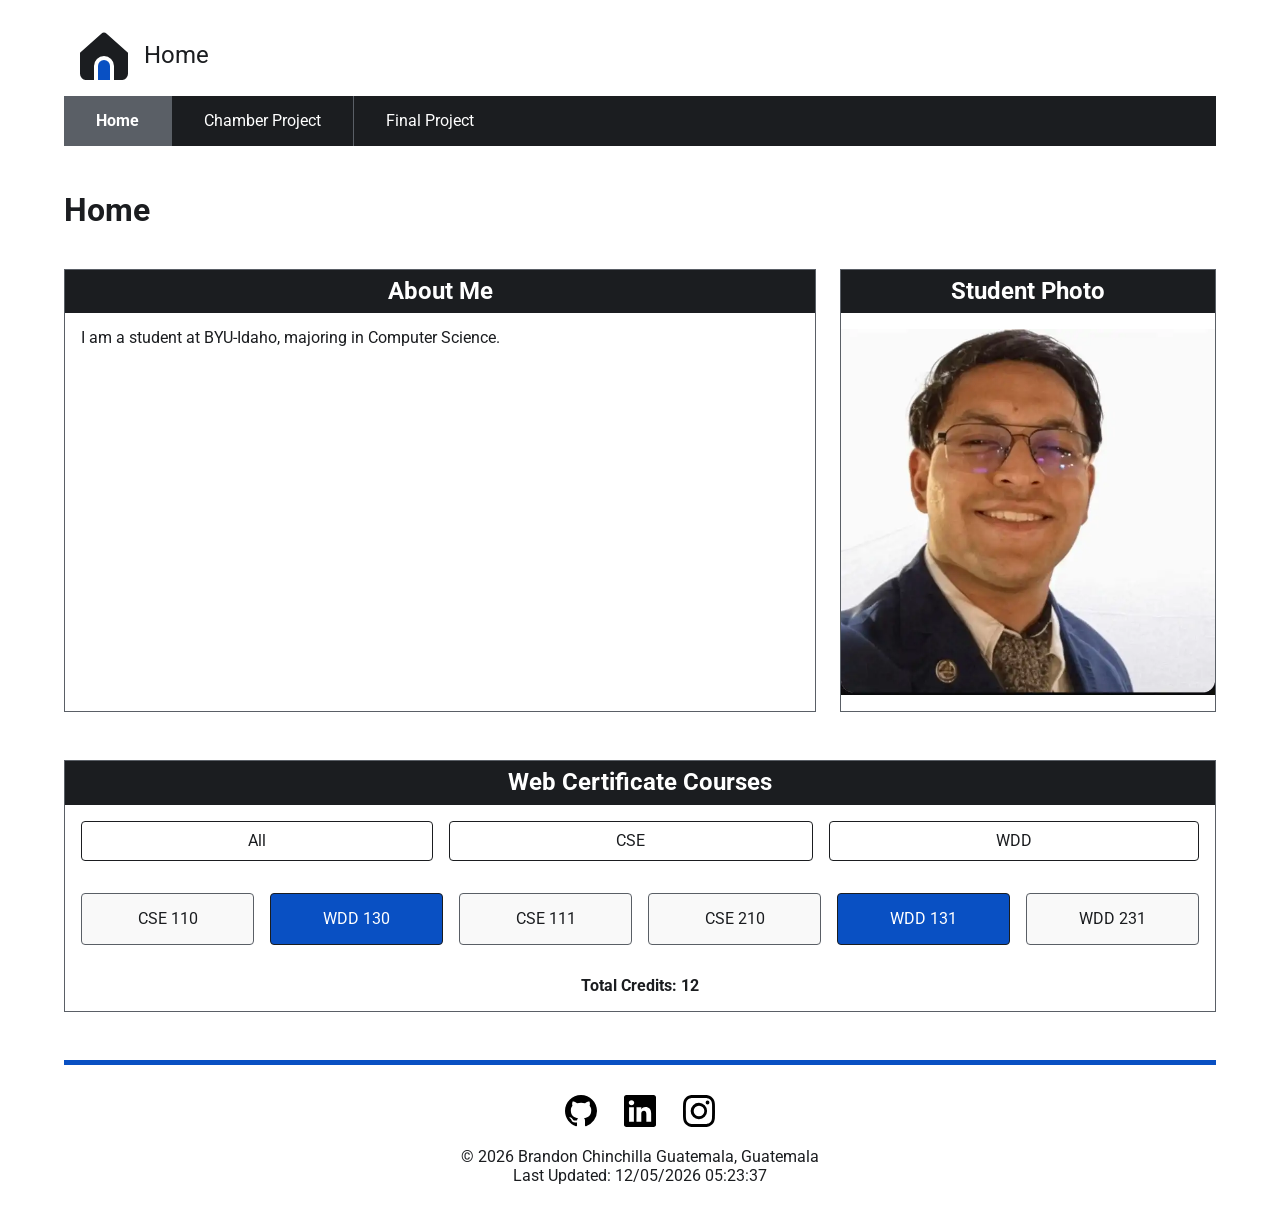
<file: index.html>
<!DOCTYPE html>
<html lang="en">

<head>
    <meta charset="UTF-8">
    <meta name="viewport" content="width=device-width, initial-scale=1.0">
    <link rel="icon" type="image/x-icon" href="images/favicon.ico">
    <title>Home</title>

    <meta name="description"
        content="Brandon Chinchilla's WDD231 course homepage featuring web development projects, certificate progress, and professional contact links.">
    <meta property="og:title" content="Home">
    <meta property="og:description"
        content="This is the home page of Brandon Chinchilla's WDD231 course homepage featuring web development projects, certificate progress, and professional contact links.">
    <meta property="og:image" content="images/home.svg">
    <meta property="og:url" content="https://bemchco.github.io/wdd231/">
    <meta name="author" content="Brandon Chinchilla">
    <link rel="preconnect" href="https://fonts.googleapis.com">
    <link rel="preconnect" href="https://fonts.gstatic.com" crossorigin>
    <link href="https://fonts.googleapis.com/css2?family=Roboto:wght@400;700&display=swap" rel="stylesheet">
    <link rel="stylesheet" href="styles/normalize.css">
    <link rel="stylesheet" href="styles/base.css">
    <link rel="stylesheet" href="styles/larger.css">
    <script defer src="scripts/dates.js"></script>
    <script defer src="scripts/course.js"></script>
    <script defer src="scripts/navigation.js"></script>
</head>

<body>
    <header>
        <img src="images/home.svg" alt="Site Logo" width="512" height="512">
        <span> Home</span>
        <button id="ham-btn" class="hamburger" aria-label="Hamburger Menu"></button>
    </header>
    <nav id="nav-bar" class="navigation">
        <ul>
            <li class="current"><a href="#">Home</a></li>
            <li><a href="wdd231/chamber/directory.html">Chamber Project</a></li>
            <li><a href="wdd231/finalproject/index.html">Final Project</a></li>
        </ul>
    </nav>
    <main>
        <h1>Home</h1>
        <section class="card">
            <h2>About Me</h2>
            <p>I am a student at BYU-Idaho, majoring in Computer Science.</p>
        </section>
        <section class="card">
            <h2>Student Photo</h2>
            <img src="images/brandon-chinchilla.webp" alt="Student Photo" width="512" height="512">
        </section>
        <section class="card full-width">
            <h2>Web Certificate Courses</h2>
            <div class="category-buttons">
                <button id="all-btn">All</button>
                <button id="cse-btn">CSE</button>
                <button id="wdd-btn">WDD</button>
            </div>
            <ul id="course-list" class="course-list">
                <!-- Courses injected via JavaScript -->
            </ul>
            <p id="total-credits"></p>
        </section>
    </main>
    <footer>
        <div class="social-links">
            <a href="https://github.com/Bemchco"><img src="images/github.svg" alt="GitHub" width="44" height="44"></a>
            <a href="https://www.linkedin.com/in/bemchco/"><img src="images/linkedin.svg" alt="LinkedIn" width="44"
                    height="44"></a>
            <a href="https://www.instagram.com/bemchco"><img src="images/instagram.svg" alt="Instagram" width="44"
                    height="44"></a>
        </div>
        <p>&copy; <span id="current-year"></span> Brandon Chinchilla Guatemala, Guatemala </p>
        <p>Last Updated: <span id="last-modified"></span></p>
    </footer>

</body>

</html>
</file>
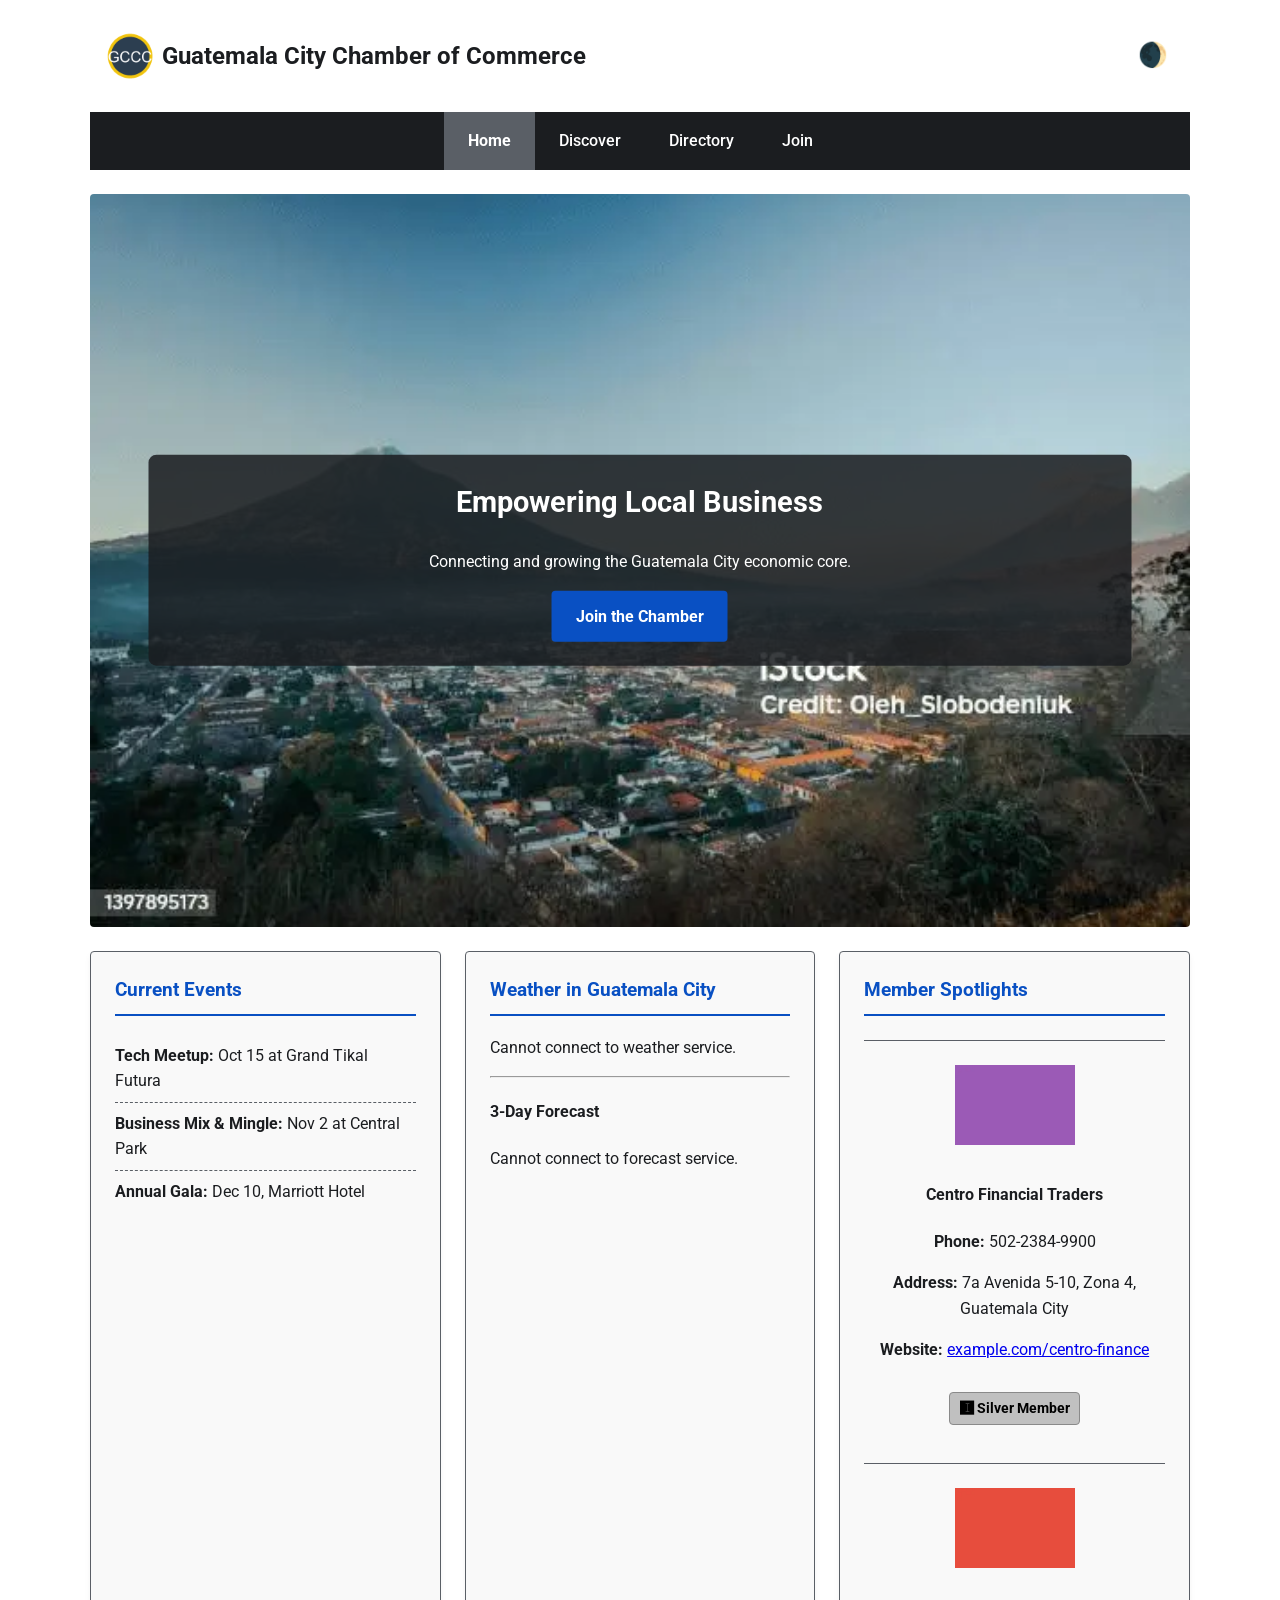
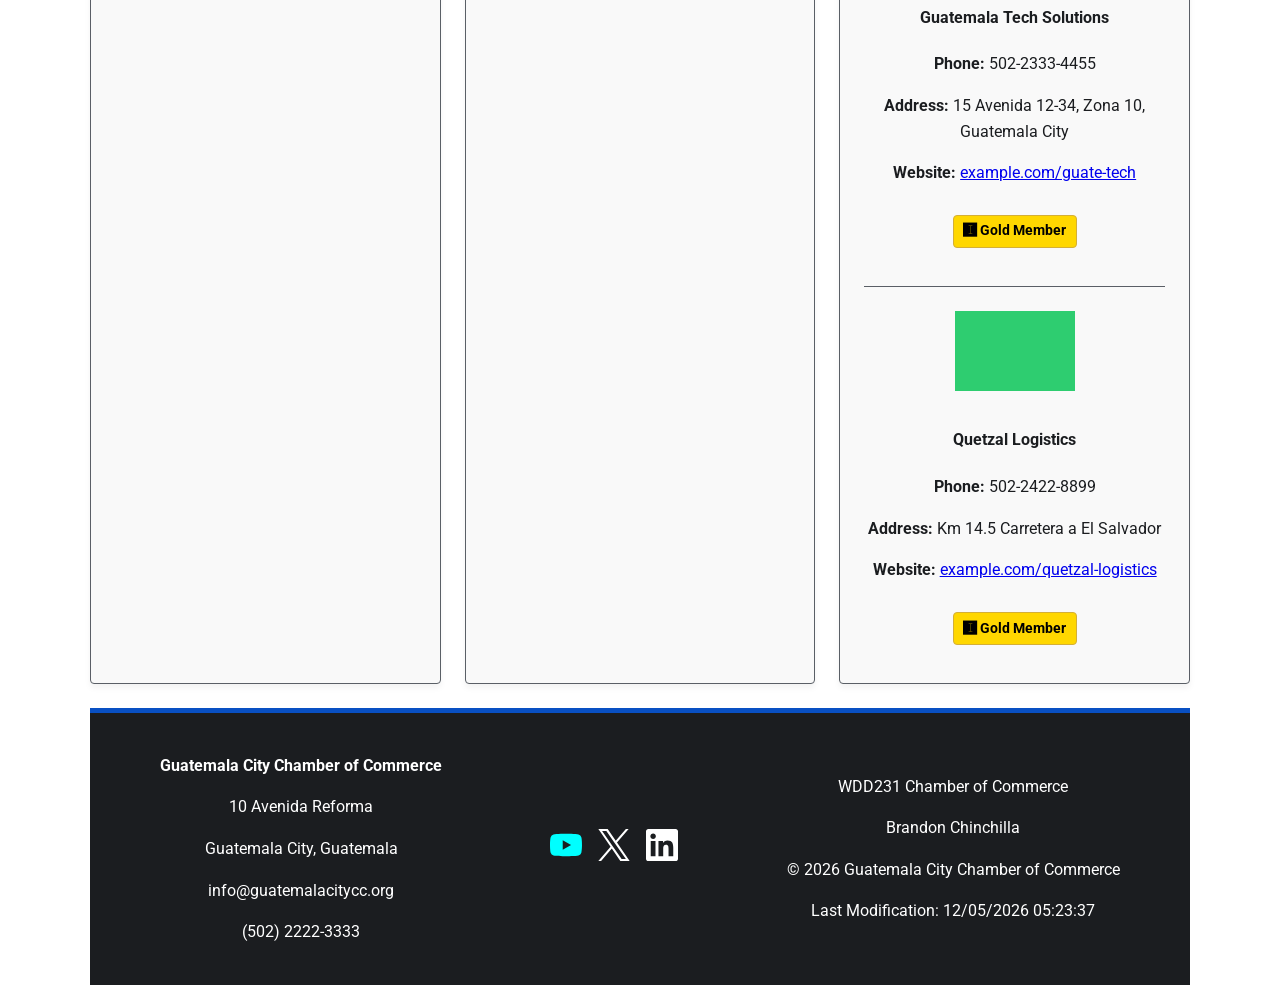
<file: chamber/index.html>
<!DOCTYPE html>
<html lang="en">

<head>
    <meta charset="UTF-8">
    <meta name="viewport" content="width=device-width, initial-scale=1.0">
    <!-- Favicon -->
    <link rel="icon" href="images/favicon.ico">
    <title>Guatemala City Chamber of Commerce - Home</title>
    <meta name="description"
        content="Welcome to the Guatemala City Chamber of Commerce. Discover local businesses, networking events, and join the chamber today.">
    <meta name="author" content="Brandon">

    <!-- Facebook Social Media Meta Tags -->
    <meta property="og:title" content="Guatemala City Chamber of Commerce Home">
    <meta property="og:type" content="website">
    <meta property="og:image" content="https://bemchco.github.io/wdd231/chamber/og-image.png">
    <meta property="og:url" content="https://bemchco.github.io/wdd231/chamber/index.html">
    <meta property="og:description"
        content="Join the Guatemala City Chamber of Commerce. Growing business, connecting people.">

    <!-- Google Fonts -->
    <link rel="preconnect" href="https://fonts.googleapis.com">
    <link rel="preconnect" href="https://fonts.gstatic.com" crossorigin>
    <link href="https://fonts.googleapis.com/css2?family=Roboto:wght@400;500;700&display=swap" rel="stylesheet">

    <!-- CSS and JS -->
    <link rel="stylesheet" href="styles/normalize.css">
    <link rel="stylesheet" href="styles/chamber.css">
    <link rel="stylesheet" href="styles/chamber-larger.css">
    <script src="scripts/home.js" defer></script>
    <script src="scripts/dates.js" defer></script>
</head>

<body>
    <header>
        <div class="logo">
            <img src="images/favicon.ico" alt="Guatemala City Chamber Logo" width="50" height="50">
            <h1>Guatemala City Chamber of Commerce</h1>
        </div>
        <div class="header-actions">
            <!-- Toggle elements controlled by JS -->
            <button id="dark-mode-toggle" title="Toggle Dark Mode">🌒</button>
            <button id="hamburger-menu" title="Navigation Menu">☰</button>
        </div>
    </header>

    <nav>
        <ul id="nav-list">
            <li><a href="index.html" class="active">Home</a></li>
            <li><a href="discover.html">Discover</a></li>
            <li><a href="directory.html">Directory</a></li>
            <li><a href="join.html">Join</a></li>
        </ul>
    </nav>

    <main class="home-main">
        <section class="hero">
            <picture>
                <img src="images/guatemala_landscape.webp" alt="Guatemala City Landscape" width="800" height="400">
            </picture>
            <div class="hero-content">
                <h2>Empowering Local Business</h2>
                <p>Connecting and growing the Guatemala City economic core.</p>
                <a href="join.html" class="cta-button">Join the Chamber</a>
            </div>
        </section>

        <section class="events">
            <h3>Current Events</h3>
            <ul>
                <li><strong>Tech Meetup:</strong> Oct 15 at Grand Tikal Futura</li>
                <li><strong>Business Mix & Mingle:</strong> Nov 2 at Central Park</li>
                <li><strong>Annual Gala:</strong> Dec 10, Marriott Hotel</li>
            </ul>
        </section>

        <section class="weather">
            <h3>Weather in Guatemala City</h3>
            <div id="weather-data">Loading weather...</div>
            <hr>
            <h4>3-Day Forecast</h4>
            <div id="weather-forecast">Loading forecast...</div>
        </section>

        <section class="spotlights">
            <h3>Member Spotlights</h3>
            <div id="spotlight-container">Loading spotlights...</div>
        </section>
    </main>

    <footer>
        <div class="footer-info">
            <p><strong>Guatemala City Chamber of Commerce</strong></p>
            <p>10 Avenida Reforma</p>
            <p>Guatemala City, Guatemala</p>
            <p>info@guatemalacitycc.org</p>
            <p>(502) 2222-3333</p>
        </div>
        <div class="footer-social">
            <a href="https://youtube.com" target="_blank" title="YouTube"><img src="images/youtube.svg" alt="YouTube"
                    width="30" height="30"></a>
            <a href="https://twitter.com" target="_blank" title="X (Twitter)"><img src="images/x-twitter.svg"
                    alt="X (Twitter)" width="30" height="30"></a>
            <a href="https://linkedin.com" target="_blank" title="LinkedIn"><img src="images/linkedin.svg"
                    alt="LinkedIn" width="30" height="30"></a>
        </div>
        <div class="footer-dev">
            <p>WDD231 Chamber of Commerce</p>
            <p>Brandon Chinchilla</p>
            <p>&copy; <span id="currentyear"></span> Guatemala City Chamber of Commerce</p>
            <p>Last Modification: <span id="lastModified"></span></p>
        </div>
    </footer>
</body>

</html>
</file>
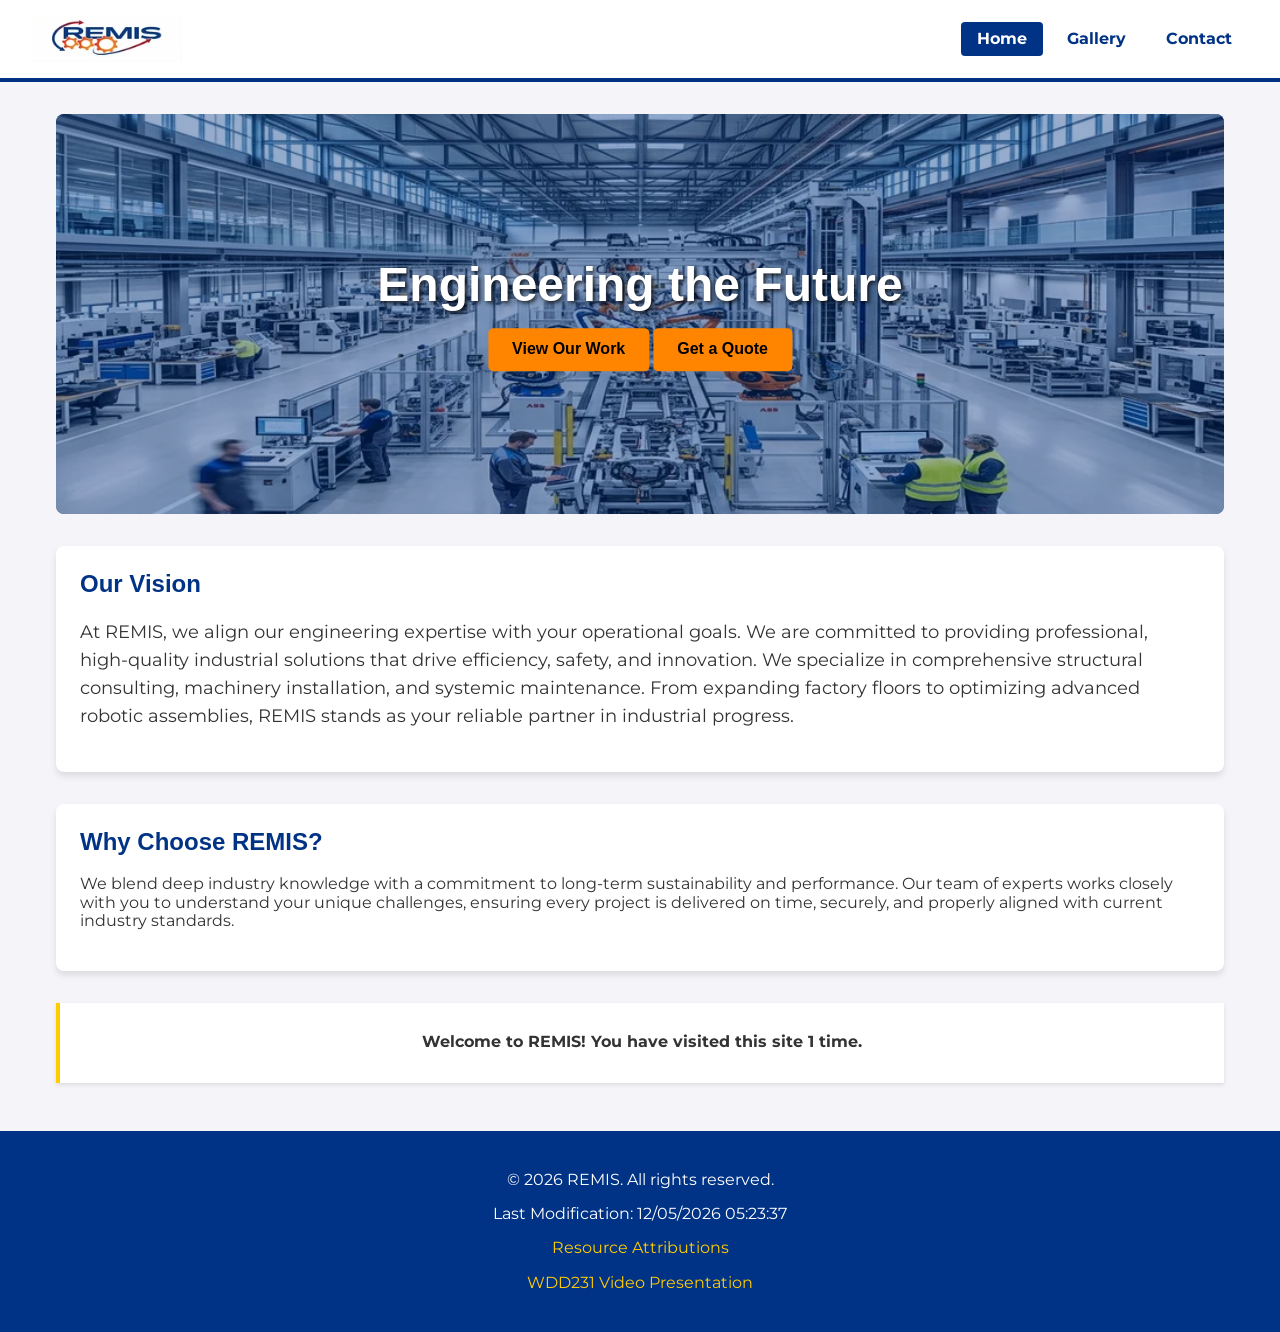
<file: finalproject/index.html>
<!DOCTYPE html>
<html lang="en">

<head>
    <meta charset="UTF-8">
    <meta name="viewport" content="width=device-width, initial-scale=1.0">
    <title>REMIS - Professional Industrial Solutions & Services</title>
    <meta name="description"
        content="REMIS offers top professional engineering, maintenance, and construction solutions. View our vision and projects.">
    <meta name="author" content="Brandon">

    <!-- Open Graph for Social Sharing -->
    <meta property="og:title" content="REMIS Professional Industrial Solutions">
    <meta property="og:description"
        content="We build and maintain the future of industry. Connect with REMIS today to learn about our engineering and construction services.">
    <meta property="og:image" content="https://bemchco.github.io/wdd231/finalproject/images/logo-remis-v1.webp">
    <meta property="og:type" content="website">
    <meta property="og:url" content="https://bemchco.github.io/wdd231/finalproject/index.html">

    <!-- Favicon -->
    <link rel="icon" href="images/favicon.webp" type="image/webp">

    <!-- Fonts -->
    <link rel="preconnect" href="https://fonts.googleapis.com">
    <link rel="preconnect" href="https://fonts.gstatic.com" crossorigin>
    <link href="https://fonts.googleapis.com/css2?family=Montserrat:wght@400;700&display=swap" rel="stylesheet">

    <!-- CSS -->
    <link rel="stylesheet" href="styles/normalize.css">
    <link rel="stylesheet" href="styles/main.css">
    <link rel="stylesheet" href="styles/main-larger.css">

    <!-- External Scripts -->
    <script type="module" src="scripts/main.mjs"></script>
    <script type="module" src="scripts/storage.mjs"></script>
    <script src="scripts/dates.js" defer></script>
</head>

<body>
    <header>
        <div class="logo-container">
            <a href="index.html">
                <img src="images/logo-remis-v1-small.webp" alt="REMIS Logo" class="logo-img" width="188" height="58">
            </a>
        </div>
        <button id="menuButton" aria-label="Toggle Navigation">☰</button>
        <nav id="navMenu">
            <a href="index.html">Home</a>
            <a href="projects.html">Gallery</a>
            <a href="contact.html">Contact</a>
        </nav>
    </header>

    <main>
        <div class="hero">
            <picture>
                <img src="images/hero.webp" width="1000" height="500" alt="REMIS Modern Factory Construction Overview"
                    loading="lazy">
            </picture>
            <div class="hero-content">
                <h1>Engineering the Future</h1>
                <a href="projects.html" class="btn">View Our Work</a>
                <a href="contact.html" class="btn">Get a Quote</a>
            </div>
        </div>

        <section class="vision-section">
            <h2>Our Vision</h2>
            <p>At REMIS, we align our engineering expertise with your operational goals. We are committed to providing
                professional, high-quality industrial solutions that drive efficiency, safety, and innovation. We
                specialize in comprehensive structural consulting, machinery installation, and systemic maintenance.
                From expanding factory floors to optimizing advanced robotic assemblies, REMIS stands as your reliable
                partner in industrial progress.</p>
        </section>

        <section class="about-section">
            <h2>Why Choose REMIS?</h2>
            <p>We blend deep industry knowledge with a commitment to long-term sustainability and performance. Our team
                of experts works closely with you to understand your unique challenges, ensuring every project is
                delivered on time, securely, and properly aligned with current industry standards.</p>
        </section>

        <div id="visit-stats"></div>
    </main>

    <footer>
        <p>&copy; <span id="current-year">2026</span> REMIS. All rights reserved.</p>
        <p>Last Modification: <span id="last-modified"></span></p>
        <p><a href="attributions.html">Resource Attributions</a></p>
        <p><a href="https://www.loom.com/share/9d7af237f242489bb5cad110ded2fe1b">WDD231 Video Presentation</a></p>
    </footer>
</body>

</html>
</file>
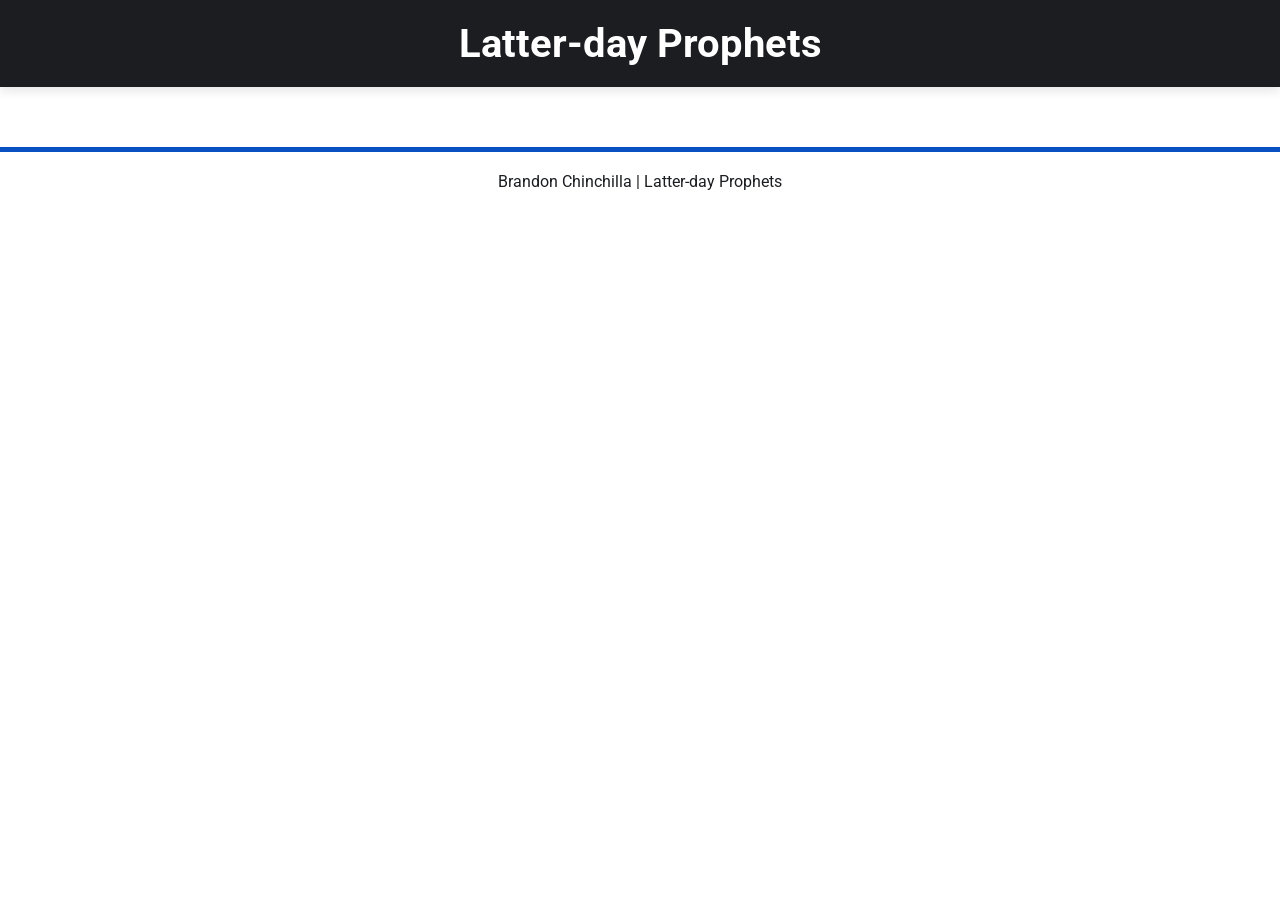
<file: prophets.html>
<!DOCTYPE html>
<html lang="en">

<head>
  <meta charset="UTF-8">
  <meta name="viewport" content="width=device-width, initial-scale=1.0">
  <title>Latter-day Prophets</title>
  <meta name="description" content="Information about Latter-day Prophets">
  <meta name="author" content="Brandon">
  <link rel="preconnect" href="https://fonts.googleapis.com">
  <link rel="preconnect" href="https://fonts.gstatic.com" crossorigin>
  <link href="https://fonts.googleapis.com/css2?family=Roboto:wght@400;700&display=swap" rel="stylesheet">
  <link rel="stylesheet" href="styles/prophets.css">
  <script src="scripts/prophets.js" defer></script>
</head>

<body>
  <header>
    <h1>Latter-day Prophets</h1>
  </header>
  <main>
    <div id="cards"></div>
  </main>
  <footer>
    Brandon Chinchilla | Latter-day Prophets
  </footer>
</body>

</html>
</file>
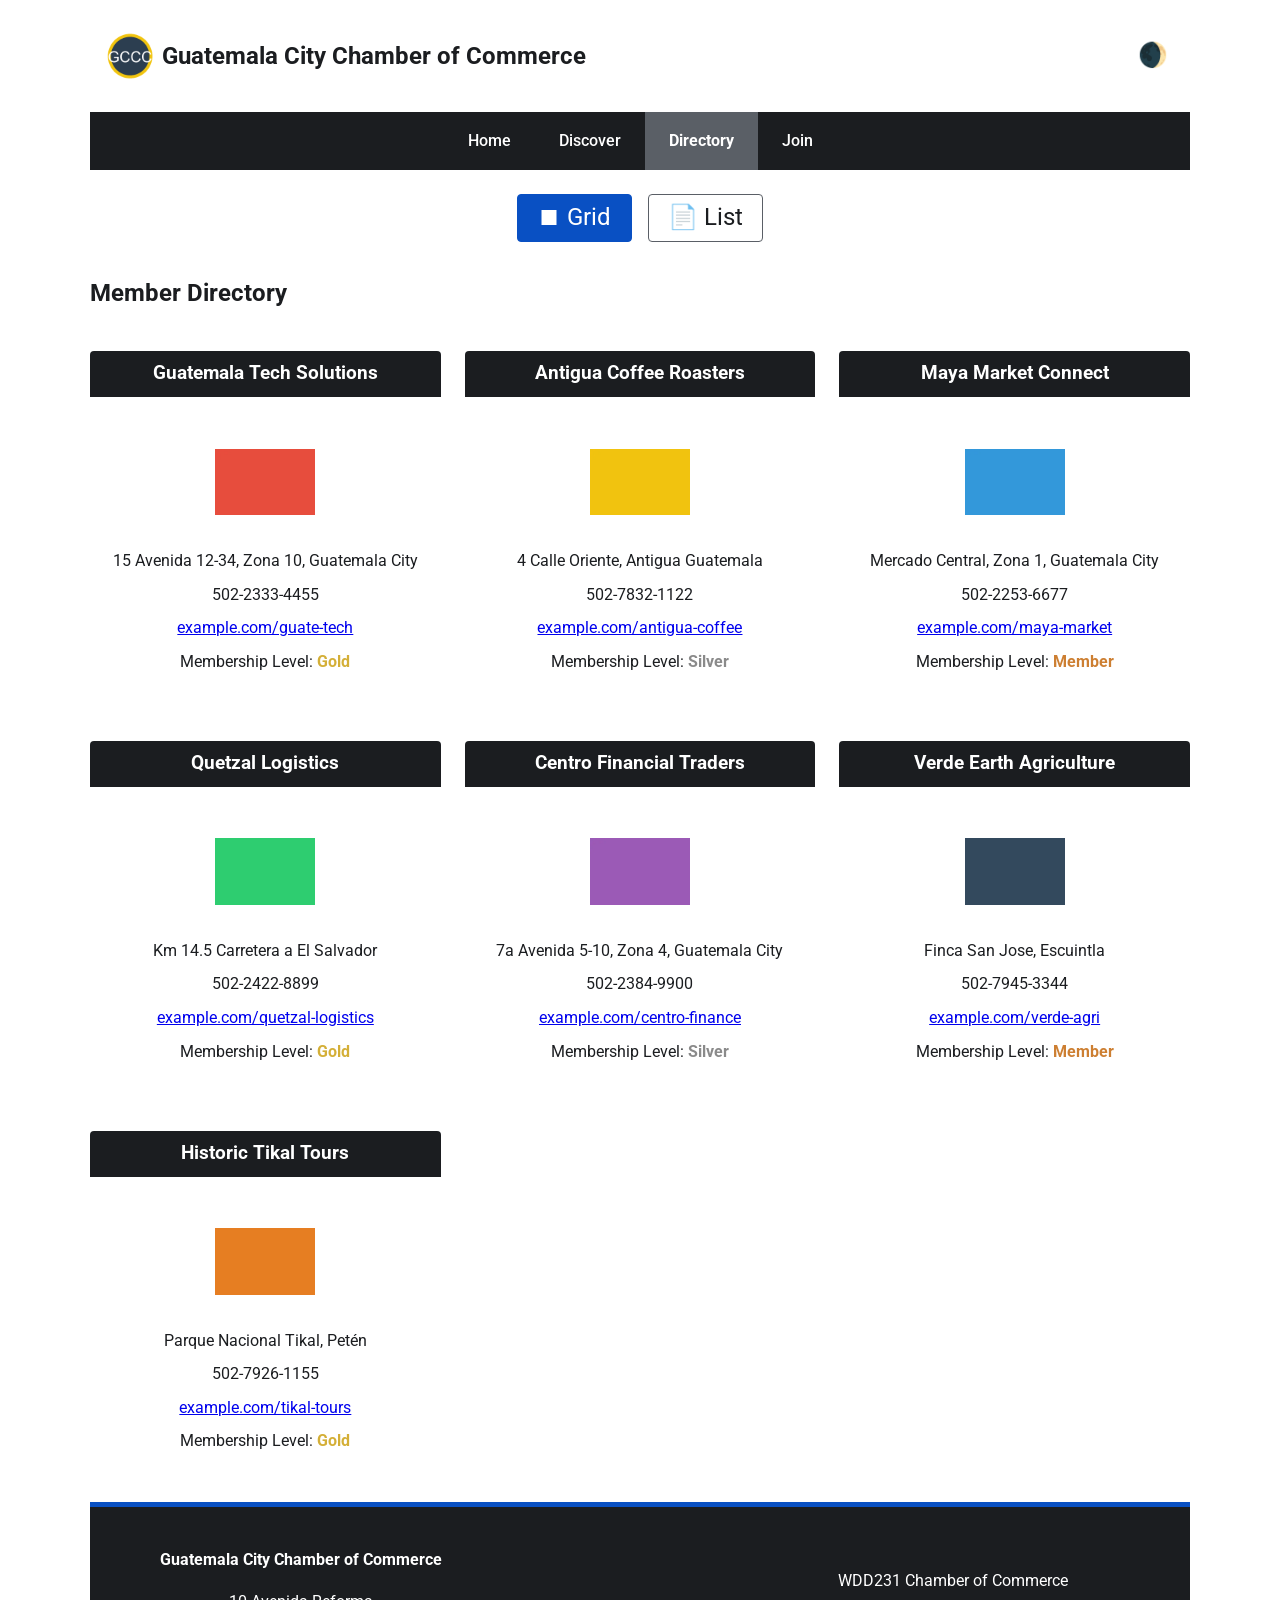
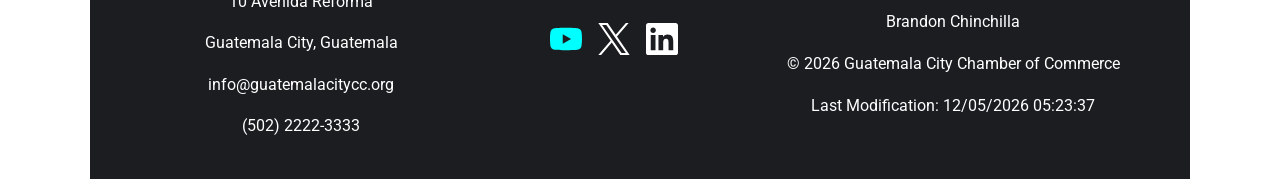
<file: chamber/directory.html>
<!DOCTYPE html>
<html lang="en">

<head>
    <meta charset="UTF-8">
    <meta name="viewport" content="width=device-width, initial-scale=1.0">
    <!-- Favicon -->
    <link rel="icon" href="images/favicon.ico">
    <title>Guatemala City Chamber of Commerce - Directory</title>
    <meta name="description"
        content="Guatemala City Chamber of Commerce Member Directory. Discover local businesses and connect with our community.">
    <meta name="author" content="Brandon">



    <!-- Facebook Social Media Meta Tags -->
    <meta property="og:title" content="Guatemala City Chamber of Commerce Directory">
    <meta property="og:type" content="website">
    <meta property="og:image" content="https://bemchco.github.io/wdd231/chamber/og-image.png">
    <meta property="og:url" content="https://bemchco.github.io/wdd231/chamber/directory.html">
    <meta property="og:description"
        content="Discover and connect with businesses in Guatemala City. Join our Chamber of Commerce.">

    <!-- Google Fonts -->
    <link rel="preconnect" href="https://fonts.googleapis.com">
    <link rel="preconnect" href="https://fonts.gstatic.com" crossorigin>
    <link href="https://fonts.googleapis.com/css2?family=Roboto:wght@400;500;700&display=swap" rel="stylesheet">

    <!-- CSS and JS -->
    <link rel="stylesheet" href="styles/normalize.css">
    <link rel="stylesheet" href="styles/chamber.css">
    <link rel="stylesheet" href="styles/chamber-larger.css">
    <script src="scripts/directory.js" defer></script>
    <script src="scripts/dates.js" defer></script>
</head>

<body>
    <header>
        <div class="logo">
            <img src="images/favicon.ico" alt="Guatemala City Chamber Logo" width="50" height="50">
            <h1>Guatemala City Chamber of Commerce</h1>
        </div>
        <div class="header-actions">
            <!-- Toggle elements controlled by JS -->
            <button id="dark-mode-toggle" title="Toggle Dark Mode">🌒</button>
            <button id="hamburger-menu" title="Navigation Menu">☰</button>
        </div>
    </header>

    <nav>
        <ul id="nav-list">
            <li><a href="index.html">Home</a></li>
            <li><a href="discover.html">Discover</a></li>
            <li><a href="directory.html" class="active">Directory</a></li>
            <li><a href="join.html">Join</a></li>
        </ul>
    </nav>

    <main>
        <div class="view-toggles">
            <button id="grid-view" class="active">⏹ Grid</button>
            <button id="list-view">📄 List</button>
        </div>
        <h2>Member Directory</h2>
        <div id="members-container" class="grid-view">
            <!-- Members will be dynamically loaded here by directory.js -->
        </div>
    </main>

    <footer>
        <div class="footer-info">
            <p><strong>Guatemala City Chamber of Commerce</strong></p>
            <p>10 Avenida Reforma</p>
            <p>Guatemala City, Guatemala</p>
            <p>info@guatemalacitycc.org</p>
            <p>(502) 2222-3333</p>
        </div>
        <div class="footer-social">
            <a href="https://youtube.com" target="_blank" title="YouTube"><img src="images/youtube.svg" alt="YouTube"
                    width="30" height="30"></a>
            <a href="https://twitter.com" target="_blank" title="X (Twitter)"><img src="images/x-twitter.svg"
                    alt="X (Twitter)" width="30" height="30"></a>
            <a href="https://linkedin.com" target="_blank" title="LinkedIn"><img src="images/linkedin.svg"
                    alt="LinkedIn" width="30" height="30"></a>
        </div>
        <div class="footer-dev">
            <p>WDD231 Chamber of Commerce</p>
            <p>Brandon Chinchilla</p>
            <p>&copy; <span id="currentyear"></span> Guatemala City Chamber of Commerce</p>
            <p>Last Modification: <span id="lastModified"></span></p>
        </div>
    </footer>
</body>

</html>
</file>
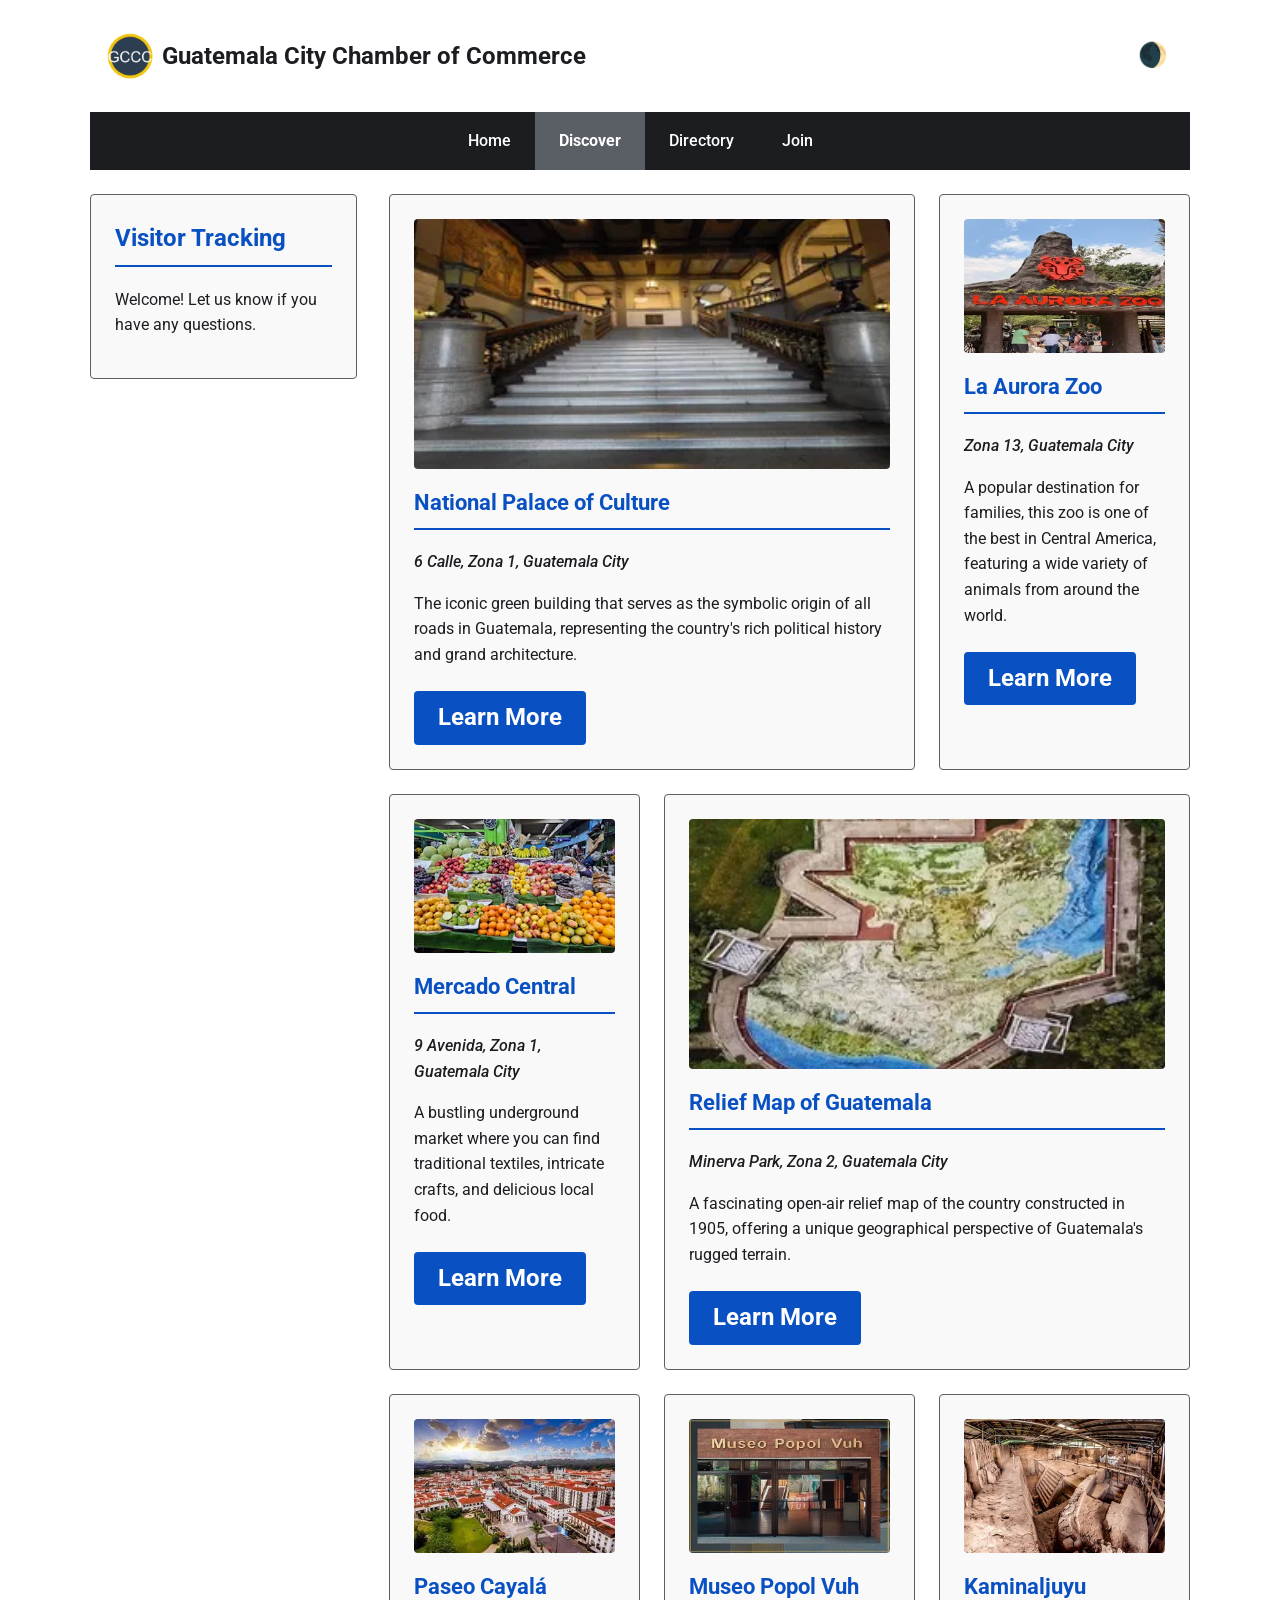
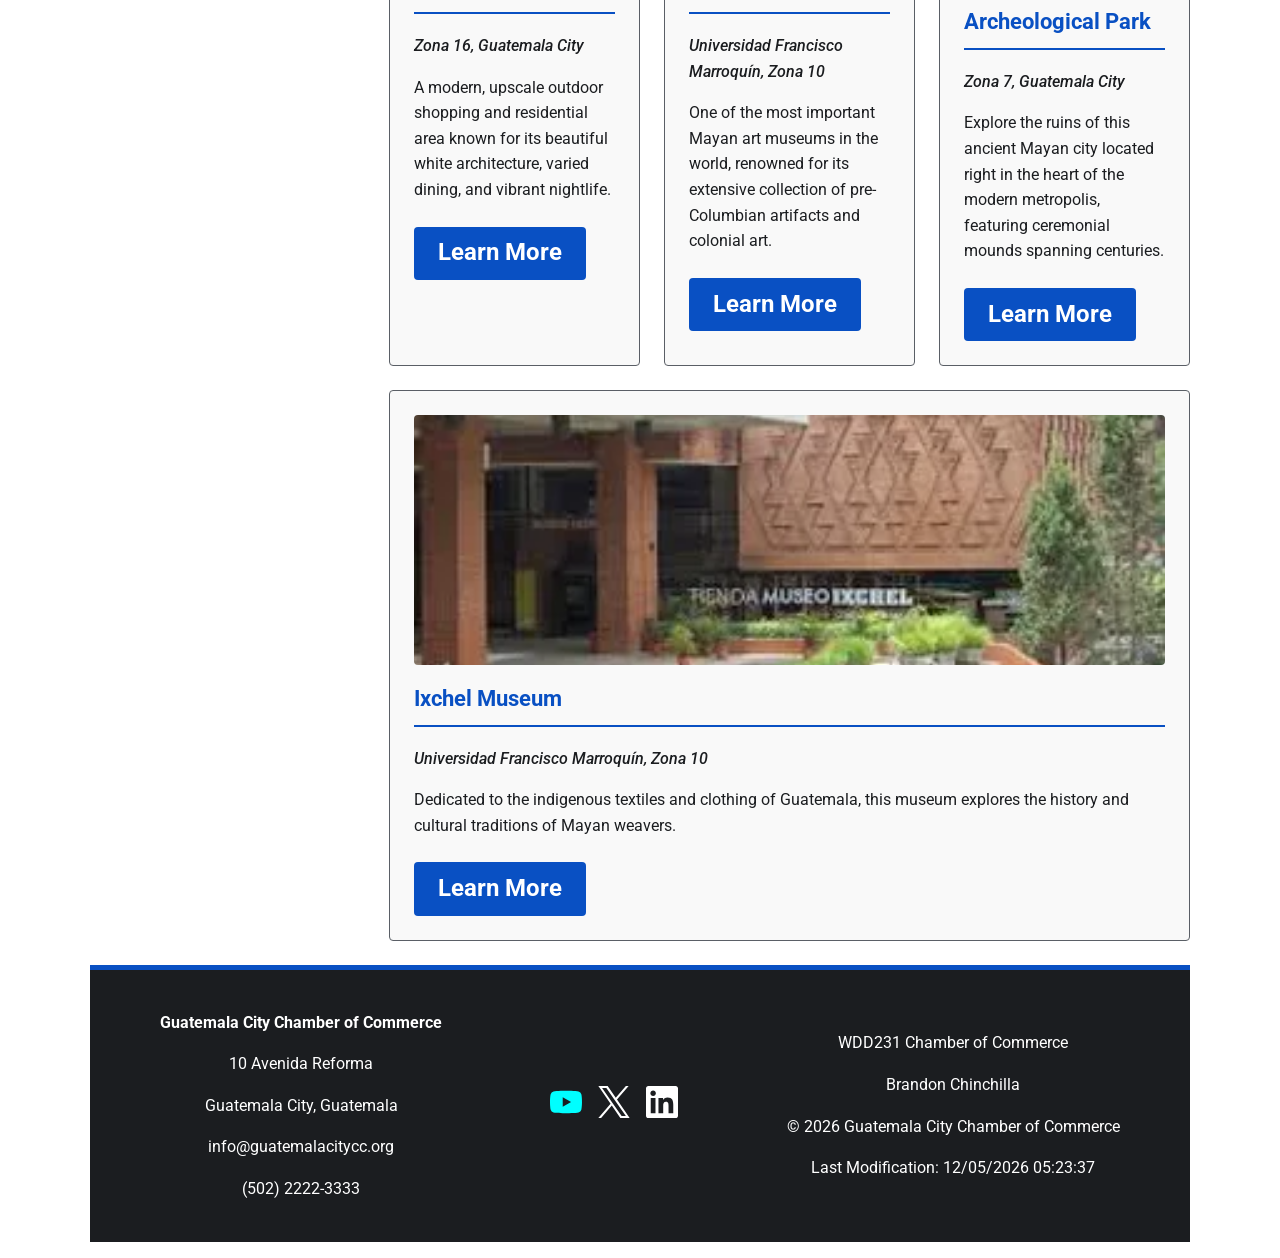
<file: chamber/discover.html>
<!DOCTYPE html>
<html lang="en">

<head>
    <meta charset="UTF-8">
    <meta name="viewport" content="width=device-width, initial-scale=1.0">
    <!-- Favicon -->
    <link rel="icon" href="images/favicon.ico">
    <title>Guatemala City Chamber of Commerce - Discover</title>
    <meta name="description"
        content="Discover the beauty and landmarks of Guatemala City. Learn about iconic places and attractions in our area through the Chamber of Commerce.">
    <meta name="author" content="Brandon">

    <!-- Facebook Social Media Meta Tags -->
    <meta property="og:title" content="Guatemala City Chamber of Commerce Discover">
    <meta property="og:type" content="website">
    <meta property="og:image" content="https://bemchco.github.io/wdd231/chamber/og-image.png">
    <meta property="og:url" content="https://bemchco.github.io/wdd231/chamber/discover.html">
    <meta property="og:description"
        content="Discover fascinating places, landmarks, and cultural spots in Guatemala City through the Chamber website.">

    <!-- Google Fonts -->
    <link rel="preconnect" href="https://fonts.googleapis.com">
    <link rel="preconnect" href="https://fonts.gstatic.com" crossorigin>
    <link href="https://fonts.googleapis.com/css2?family=Roboto:wght@400;500;700&display=swap" rel="stylesheet">

    <!-- CSS and JS -->
    <link rel="stylesheet" href="styles/normalize.css">
    <link rel="stylesheet" href="styles/chamber.css">
    <link rel="stylesheet" href="styles/chamber-larger.css">
    <link rel="stylesheet" href="styles/discover.css">
    
    <!-- Make sure to use type="module" for the discover.js since it imports places.mjs -->
    <script src="scripts/discover.js" type="module"></script>
    <script src="scripts/home.js" defer></script>
    <script src="scripts/dates.js" defer></script>
</head>

<body>
    <header>
        <div class="logo">
            <img src="images/favicon.ico" alt="Guatemala City Chamber Logo" width="50" height="50">
            <h1>Guatemala City Chamber of Commerce</h1>
        </div>
        <div class="header-actions">
            <!-- Toggle elements controlled by JS -->
            <button id="dark-mode-toggle" title="Toggle Dark Mode">🌒</button>
            <button id="hamburger-menu" title="Navigation Menu">☰</button>
        </div>
    </header>

    <nav>
        <ul id="nav-list">
            <li><a href="index.html">Home</a></li>
            <li><a href="discover.html" class="active">Discover</a></li>
            <li><a href="directory.html">Directory</a></li>
            <li><a href="join.html">Join</a></li>
        </ul>
    </nav>

    <main class="discover-main">
        <div class="sidebar">
            <h2 class="visitor-heading">Visitor Tracking</h2>
            <p id="visitor-message" class="visitor-message">Loading visitor info...</p>
        </div>
        <div class="cards-container">
            <!-- Dynamic 8 Discover Cards injected via JS -->
        </div>
    </main>

    <footer>
        <div class="footer-info">
            <p><strong>Guatemala City Chamber of Commerce</strong></p>
            <p>10 Avenida Reforma</p>
            <p>Guatemala City, Guatemala</p>
            <p>info@guatemalacitycc.org</p>
            <p>(502) 2222-3333</p>
        </div>
        <div class="footer-social">
            <a href="https://youtube.com" target="_blank" title="YouTube"><img src="images/youtube.svg" alt="YouTube"
                    width="30" height="30"></a>
            <a href="https://twitter.com" target="_blank" title="X (Twitter)"><img src="images/x-twitter.svg"
                    alt="X (Twitter)" width="30" height="30"></a>
            <a href="https://linkedin.com" target="_blank" title="LinkedIn"><img src="images/linkedin.svg"
                    alt="LinkedIn" width="30" height="30"></a>
        </div>
        <div class="footer-dev">
            <p>WDD231 Chamber of Commerce</p>
            <p>Brandon Chinchilla</p>
            <p>&copy; <span id="currentyear"></span> Guatemala City Chamber of Commerce</p>
            <p>Last Modification: <span id="lastModified"></span></p>
        </div>
    </footer>
</body>

</html>
</file>
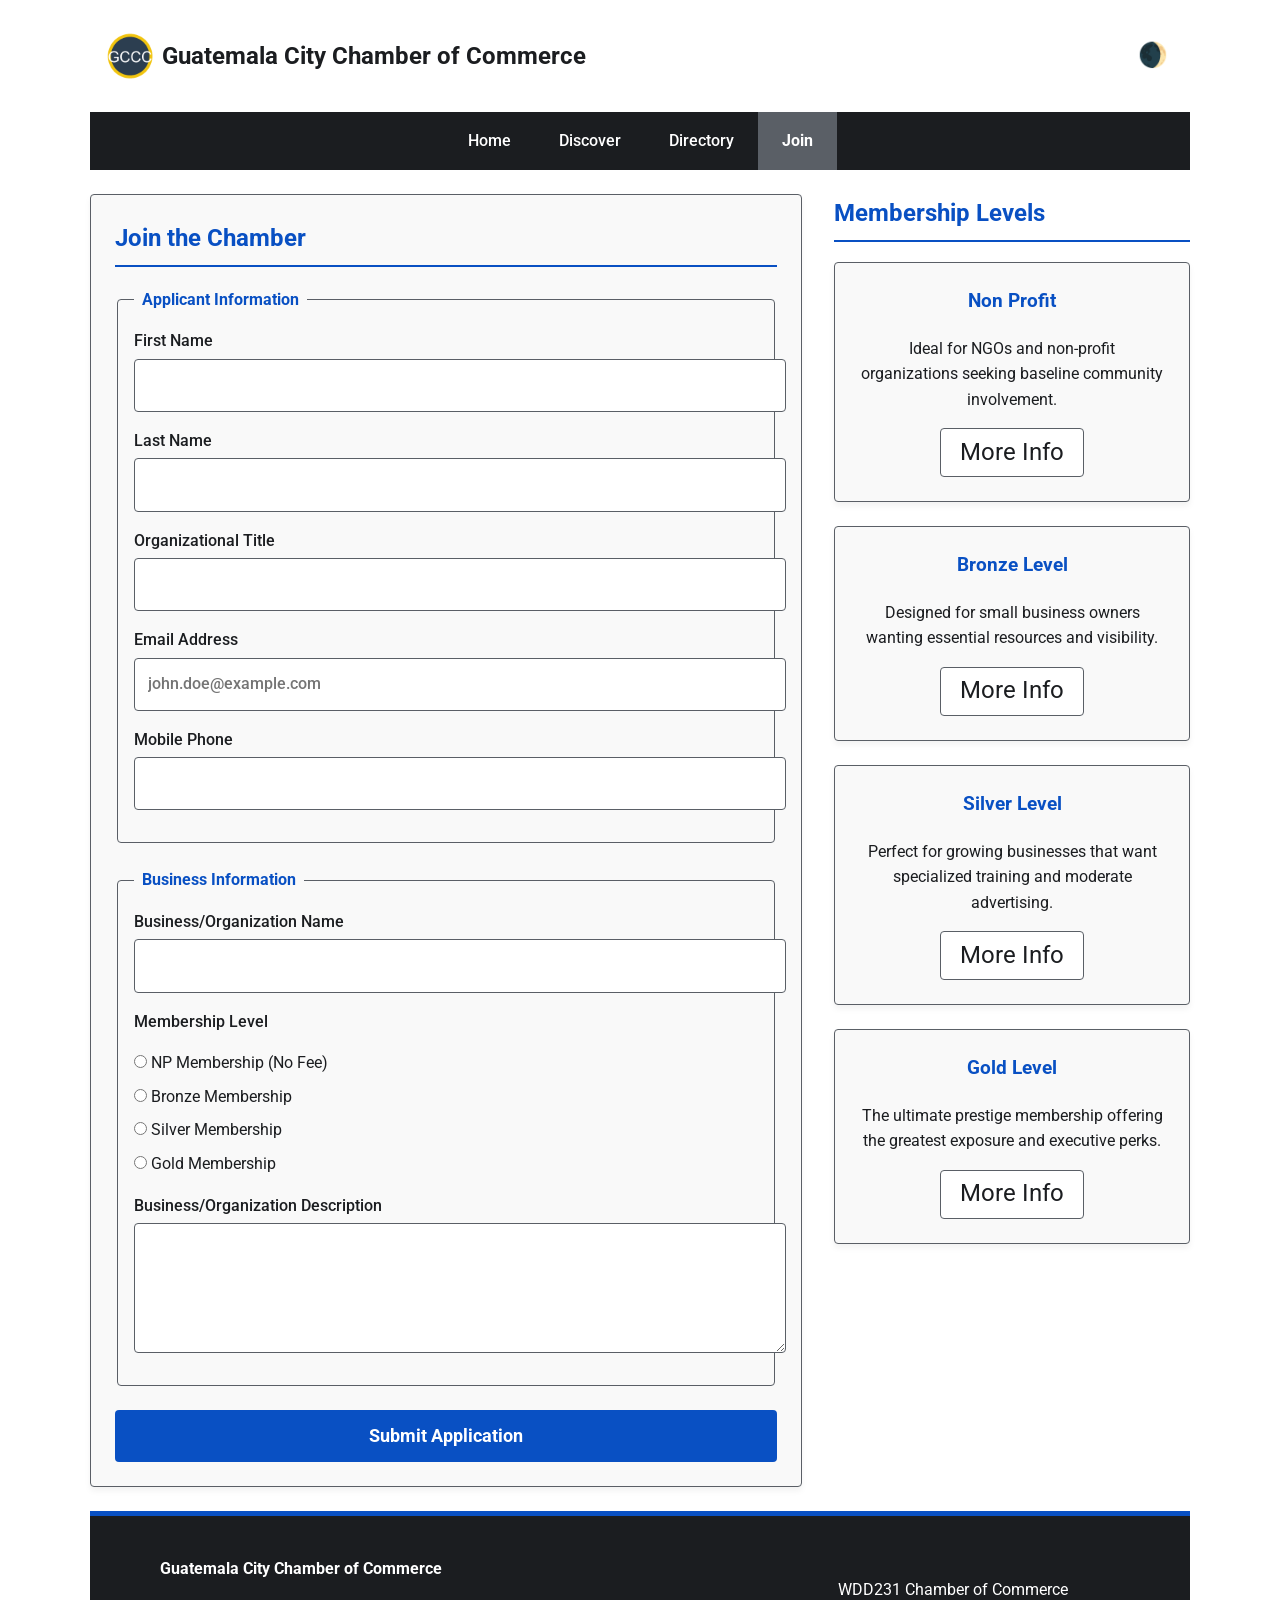
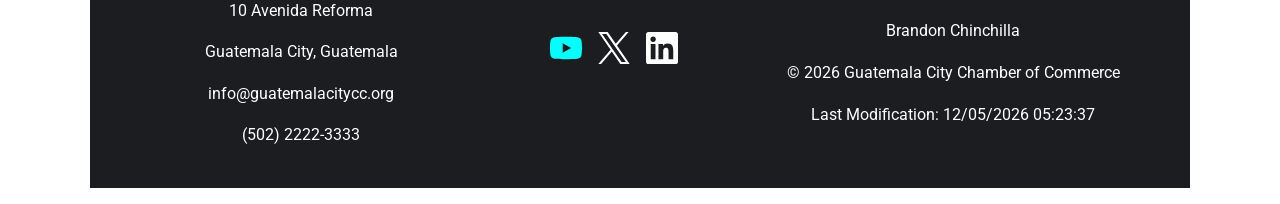
<file: chamber/join.html>
<!DOCTYPE html>
<html lang="en">

<head>
    <meta charset="UTF-8">
    <meta name="viewport" content="width=device-width, initial-scale=1.0">
    <link rel="icon" href="images/favicon.ico">
    <title>Guatemala City Chamber of Commerce - Join</title>
    <meta name="description"
        content="Join the Guatemala City Chamber of Commerce to grow your business and connect with others.">
    <meta name="author" content="Brandon">

    <meta property="og:title" content="Join Guatemala City Chamber of Commerce">
    <meta property="og:type" content="website">
    <meta property="og:image" content="https://bemchco.github.io/wdd231/chamber/og-image.png">
    <meta property="og:url" content="https://bemchco.github.io/wdd231/chamber/join.html">
    <meta property="og:description"
        content="Grow your organization and join our extensive network of businesses in Guatemala City.">

    <!-- Google Fonts -->
    <link rel="preconnect" href="https://fonts.googleapis.com">
    <link rel="preconnect" href="https://fonts.gstatic.com" crossorigin>
    <link href="https://fonts.googleapis.com/css2?family=Roboto:wght@400;500;700&display=swap" rel="stylesheet">

    <!-- CSS and JS -->
    <link rel="stylesheet" href="styles/normalize.css">
    <link rel="stylesheet" href="styles/chamber.css">
    <link rel="stylesheet" href="styles/chamber-larger.css">
    <script src="scripts/home.js" defer></script>
    <script src="scripts/dates.js" defer></script>
    <script src="scripts/join.js" defer></script>
</head>

<body>
    <header>
        <div class="logo">
            <img src="images/favicon.ico" alt="Guatemala City Chamber Logo" width="50" height="50">
            <h1>Guatemala City Chamber of Commerce</h1>
        </div>
        <div class="header-actions">
            <button id="dark-mode-toggle" title="Toggle Dark Mode">🌒</button>
            <button id="hamburger-menu" title="Navigation Menu">☰</button>
        </div>
    </header>

    <nav>
        <ul id="nav-list">
            <li><a href="index.html">Home</a></li>
            <li><a href="discover.html ">Discover</a></li>
            <li><a href="directory.html">Directory</a></li>
            <li><a href="join.html" class="active">Join</a></li>
        </ul>
    </nav>

    <main class="join-main">
        <section class="form-section">
            <h2>Join the Chamber</h2>
            <form id="join-form" method="get" action="thankyou.html">
                <fieldset>
                    <legend>Applicant Information</legend>

                    <label for="first-name">First Name
                        <input type="text" id="first-name" name="first-name" title="First Name"
                            autocomplete="given-name" required>
                    </label>

                    <label for="last-name">Last Name
                        <input type="text" id="last-name" name="last-name" title="Last Name" autocomplete="family-name"
                            required>
                    </label>

                    <label for="org-title">Organizational Title
                        <input type="text" id="org-title" name="org-title" title="Organizational Title"
                            autocomplete="organization-title" pattern="[A-Za-z\-\ ]{7,}">
                    </label>

                    <label for="email">Email Address
                        <input type="email" id="email" name="email" title="Email Address" autocomplete="email"
                            placeholder="john.doe@example.com" required>
                    </label>

                    <label for="phone">Mobile Phone
                        <input type="tel" id="phone" name="phone" title="Mobile Phone Number" autocomplete="tel"
                            required>
                    </label>
                </fieldset>

                <fieldset>
                    <legend>Business Information</legend>

                    <label for="biz-name">Business/Organization Name
                        <input type="text" id="biz-name" name="biz-name" title="Business or Organization Name"
                            autocomplete="organization" required>
                    </label>

                    <label>Membership Level</label>
                    <div class="radio-group">
                        <label for="level-np" class="radio-label">
                            <input type="radio" id="level-np" name="membership-level" value="np" required>
                            NP Membership (No Fee)
                        </label>
                        <label for="level-bronze" class="radio-label">
                            <input type="radio" id="level-bronze" name="membership-level" value="bronze">
                            Bronze Membership
                        </label>
                        <label for="level-silver" class="radio-label">
                            <input type="radio" id="level-silver" name="membership-level" value="silver">
                            Silver Membership
                        </label>
                        <label for="level-gold" class="radio-label">
                            <input type="radio" id="level-gold" name="membership-level" value="gold">
                            Gold Membership
                        </label>
                    </div>

                    <label for="biz-description">Business/Organization Description
                        <textarea id="biz-description" name="biz-description" title="Business Description"
                            rows="4"></textarea>
                    </label>
                </fieldset>

                <!-- Hidden Input for Timestamp -->
                <input type="hidden" id="timestamp" name="timestamp">

                <input type="submit" value="Submit Application" class="submit-button">
            </form>
        </section>

        <section class="membership-cards-section">
            <h2>Membership Levels</h2>
            <div class="membership-cards">
                <div class="membership-card np-card">
                    <h3>Non Profit</h3>
                    <p>Ideal for NGOs and non-profit organizations seeking baseline community involvement.</p>
                    <button class="modal-link" data-modal="modal-np">More Info</button>
                    <dialog id="modal-np" class="membership-modal">
                        <div class="modal-content">
                            <button class="close-modal" aria-label="Close Modal">❌</button>
                            <h3>Non Profit Membership Benefits</h3>
                            <p><strong>Cost:</strong> Free</p>
                            <ul>
                                <li>Basic directory listing</li>
                                <li>Access to community networking events</li>
                                <li>Weekly newsletter updates</li>
                            </ul>
                        </div>
                    </dialog>
                </div>

                <div class="membership-card bronze-card">
                    <h3>Bronze Level</h3>
                    <p>Designed for small business owners wanting essential resources and visibility.</p>
                    <button class="modal-link" data-modal="modal-bronze">More Info</button>
                    <dialog id="modal-bronze" class="membership-modal">
                        <div class="modal-content">
                            <button class="close-modal" aria-label="Close Modal">❌</button>
                            <h3>Bronze Membership Benefits</h3>
                            <p><strong>Cost:</strong> $200 / year</p>
                            <ul>
                                <li>Enhanced directory listing</li>
                                <li>15% discount on paid events</li>
                                <li>Access to basic training materials</li>
                            </ul>
                        </div>
                    </dialog>
                </div>

                <div class="membership-card silver-card">
                    <h3>Silver Level</h3>
                    <p>Perfect for growing businesses that want specialized training and moderate advertising.</p>
                    <button class="modal-link" data-modal="modal-silver">More Info</button>
                    <dialog id="modal-silver" class="membership-modal">
                        <div class="modal-content">
                            <button class="close-modal" aria-label="Close Modal">❌</button>
                            <h3>Silver Membership Benefits</h3>
                            <p><strong>Cost:</strong> $500 / year</p>
                            <ul>
                                <li>Priority directory placement</li>
                                <li>30% discount on paid events</li>
                                <li>Featured business spotlight chances on the homepage</li>
                                <li>Access to advanced business training series</li>
                            </ul>
                        </div>
                    </dialog>
                </div>

                <div class="membership-card gold-card">
                    <h3>Gold Level</h3>
                    <p>The ultimate prestige membership offering the greatest exposure and executive perks.</p>
                    <button class="modal-link" data-modal="modal-gold">More Info</button>
                    <dialog id="modal-gold" class="membership-modal">
                        <div class="modal-content">
                            <button class="close-modal" aria-label="Close Modal">❌</button>
                            <h3>Gold Membership Benefits</h3>
                            <p><strong>Cost:</strong> $1000 / year</p>
                            <ul>
                                <li>Top-tier directory placement</li>
                                <li>Free admission to all regular events</li>
                                <li>Guaranteed spotlight placement on the homepage</li>
                                <li>Included banner ad in monthly newsletter</li>
                                <li>VIP executive dinner invites</li>
                            </ul>
                        </div>
                    </dialog>
                </div>
            </div>
        </section>
    </main>

    <footer>
        <div class="footer-info">
            <p><strong>Guatemala City Chamber of Commerce</strong></p>
            <p>10 Avenida Reforma</p>
            <p>Guatemala City, Guatemala</p>
            <p>info@guatemalacitycc.org</p>
            <p>(502) 2222-3333</p>
        </div>
        <div class="footer-social">
            <a href="https://youtube.com" target="_blank" title="YouTube"><img src="images/youtube.svg" alt="YouTube"
                    width="30" height="30"></a>
            <a href="https://twitter.com" target="_blank" title="X (Twitter)"><img src="images/x-twitter.svg"
                    alt="X (Twitter)" width="30" height="30"></a>
            <a href="https://linkedin.com" target="_blank" title="LinkedIn"><img src="images/linkedin.svg"
                    alt="LinkedIn" width="30" height="30"></a>
        </div>
        <div class="footer-dev">
            <p>WDD231 Chamber of Commerce</p>
            <p>Brandon Chinchilla</p>
            <p>&copy; <span id="currentyear"></span> Guatemala City Chamber of Commerce</p>
            <p>Last Modification: <span id="lastModified"></span></p>
        </div>
    </footer>
</body>

</html>
</file>
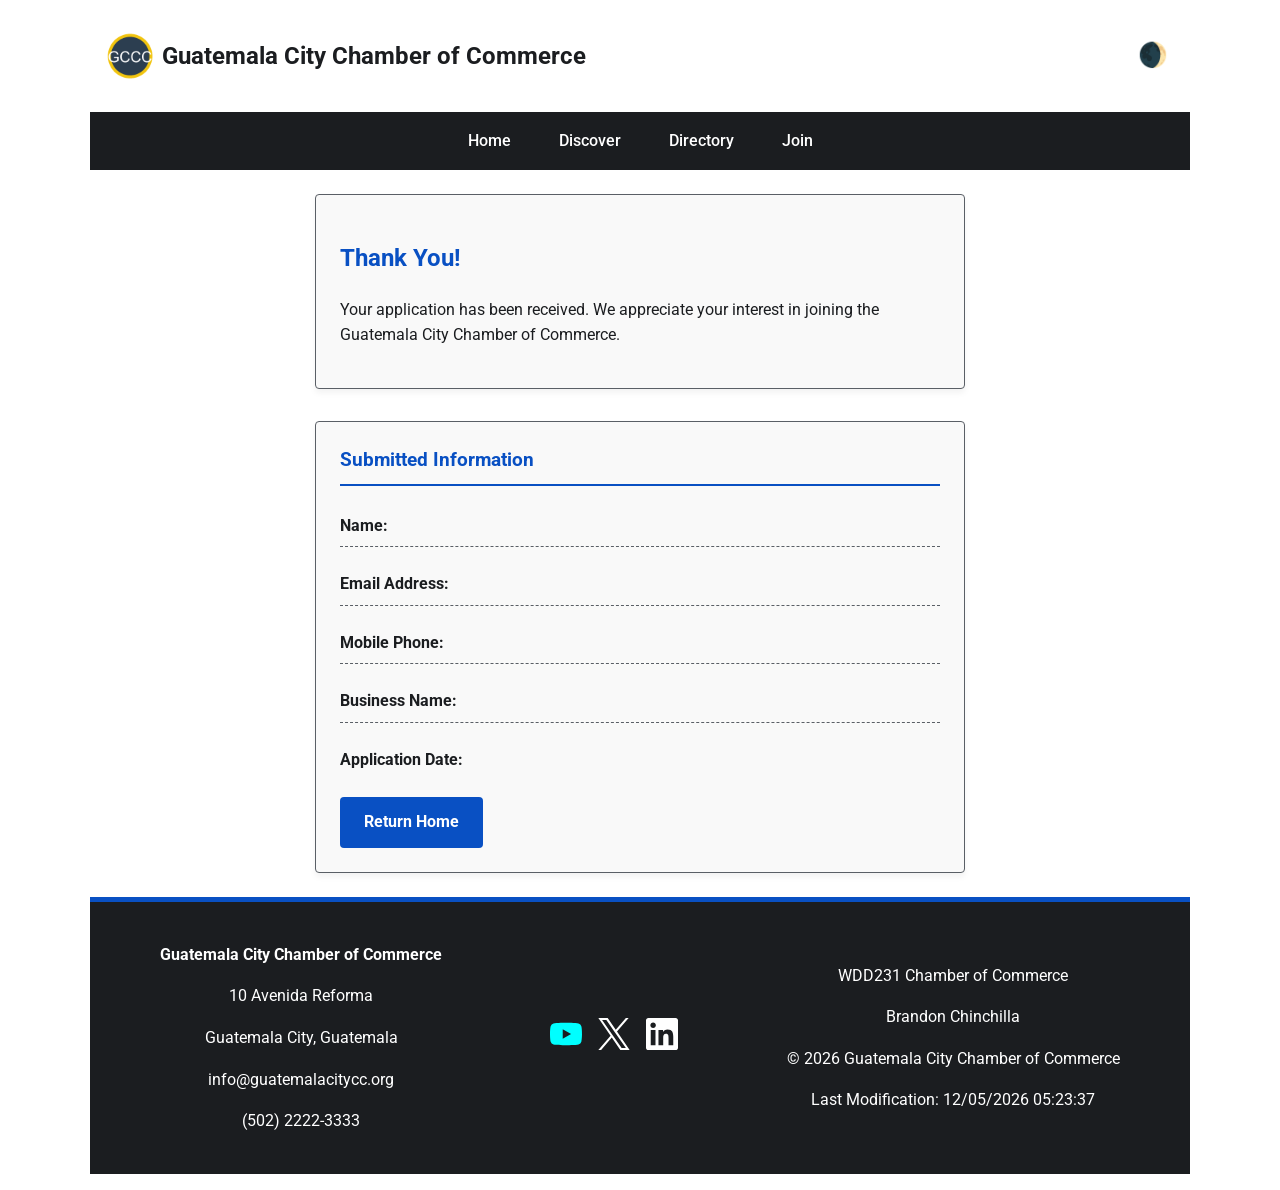
<file: chamber/thankyou.html>
<!DOCTYPE html>
<html lang="en">

<head>
    <meta charset="UTF-8">
    <meta name="viewport" content="width=device-width, initial-scale=1.0">
    <link rel="icon" href="images/favicon.ico">
    <title>Guatemala City Chamber of Commerce - Thank You</title>
    <meta name="description"
        content="Thank you for joining the Guatemala City Chamber of Commerce.">
    <meta name="author" content="Brandon">

    <meta property="og:title" content="Thank You - Guatemala Chamber">
    <meta property="og:type" content="website">
    <meta property="og:url" content="https://bemchco.github.io/wdd231/chamber/thankyou.html">
    <meta property="og:image" content="https://bemchco.github.io/wdd231/chamber/og-image.png">
    <meta property="og:description"
        content="Thank you for joining the Guatemala City Chamber of Commerce.">

    <!-- Google Fonts -->
    <link rel="preconnect" href="https://fonts.googleapis.com">
    <link rel="preconnect" href="https://fonts.gstatic.com" crossorigin>
    <link href="https://fonts.googleapis.com/css2?family=Roboto:wght@400;500;700&display=swap" rel="stylesheet">

    <!-- CSS and JS -->
    <link rel="stylesheet" href="styles/normalize.css">
    <link rel="stylesheet" href="styles/chamber.css">
    <link rel="stylesheet" href="styles/chamber-larger.css">
    <script src="scripts/home.js" defer></script>
    <script src="scripts/dates.js" defer></script>
    <script src="scripts/thankyou.js" defer></script>
</head>

<body>
    <header>
        <div class="logo">
            <img src="images/favicon.ico" alt="Guatemala City Chamber Logo" width="50" height="50">
            <h1>Guatemala City Chamber of Commerce</h1>
        </div>
        <div class="header-actions">
            <!-- Toggle elements controlled by JS -->
            <button id="dark-mode-toggle" title="Toggle Dark Mode">🌒</button>
            <button id="hamburger-menu" title="Navigation Menu">☰</button>
        </div>
    </header>

    <nav>
        <ul id="nav-list">
            <li><a href="index.html">Home</a></li>
            <li><a href="#">Discover</a></li>
            <li><a href="directory.html">Directory</a></li>
            <li><a href="join.html">Join</a></li>
        </ul>
    </nav>

    <main class="thankyou-main">
        <section class="thankyou-hero">
            <h2>Thank You!</h2>
            <p>Your application has been received. We appreciate your interest in joining the Guatemala City Chamber of Commerce.</p>
        </section>

        <section class="thankyou-details">
            <h3>Submitted Information</h3>
            <div class="details-card">
                <p><strong>Name:</strong> <span id="display-name"></span></p>
                <p><strong>Email Address:</strong> <span id="display-email"></span></p>
                <p><strong>Mobile Phone:</strong> <span id="display-phone"></span></p>
                <p><strong>Business Name:</strong> <span id="display-biz"></span></p>
                <p><strong>Application Date:</strong> <span id="display-date"></span></p>
            </div>
            <a href="index.html" class="cta-button">Return Home</a>
        </section>
    </main>

    <footer>
        <div class="footer-info">
            <p><strong>Guatemala City Chamber of Commerce</strong></p>
            <p>10 Avenida Reforma</p>
            <p>Guatemala City, Guatemala</p>
            <p>info@guatemalacitycc.org</p>
            <p>(502) 2222-3333</p>
        </div>
        <div class="footer-social">
            <a href="https://youtube.com" target="_blank" title="YouTube"><img src="images/youtube.svg" alt="YouTube"
                    width="30" height="30"></a>
            <a href="https://twitter.com" target="_blank" title="X (Twitter)"><img src="images/x-twitter.svg"
                    alt="X (Twitter)" width="30" height="30"></a>
            <a href="https://linkedin.com" target="_blank" title="LinkedIn"><img src="images/linkedin.svg"
                    alt="LinkedIn" width="30" height="30"></a>
        </div>
        <div class="footer-dev">
            <p>WDD231 Chamber of Commerce</p>
            <p>Brandon Chinchilla</p>
            <p>&copy; <span id="currentyear"></span> Guatemala City Chamber of Commerce</p>
            <p>Last Modification: <span id="lastModified"></span></p>
        </div>
    </footer>
</body>

</html>
</file>
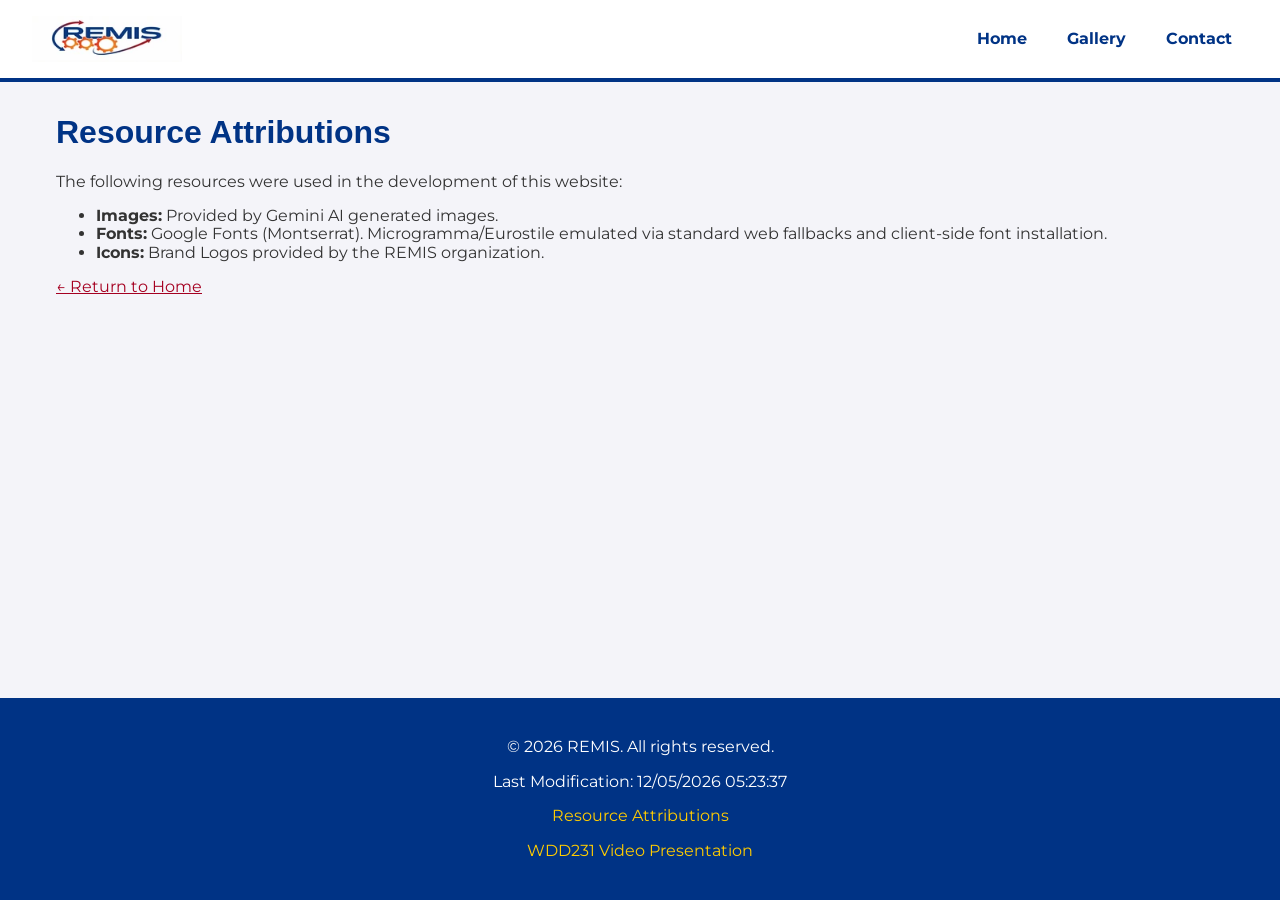
<file: finalproject/attributions.html>
<!DOCTYPE html>
<html lang="en">

<head>
    <meta charset="UTF-8">
    <meta name="viewport" content="width=device-width, initial-scale=1.0">
    <title>Resource Attributions - REMIS</title>
    <meta name="description" content="Attributions for resources used in the REMIS project.">
    <meta name="author" content="Brandon">

    <meta property="og:title" content="Resource Attributions for REMIS">
    <meta property="og:description"
        content="View the full list of resource attributions and guidelines for the REMIS industrial solutions website.">
    <meta property="og:image" content="https://bemchco.github.io/wdd231/finalproject/images/logo-remis-v1.webp">
    <meta property="og:type" content="website">
    <meta property="og:url" content="https://bemchco.github.io/wdd231/finalproject/attributions.html">

    <link rel="icon" href="images/favicon.webp" type="image/webp">
    <link rel="preconnect" href="https://fonts.googleapis.com">
    <link rel="preconnect" href="https://fonts.gstatic.com" crossorigin>
    <link href="https://fonts.googleapis.com/css2?family=Montserrat:wght@400;700&display=swap" rel="stylesheet">
    <link rel="stylesheet" href="styles/normalize.css">
    <link rel="stylesheet" href="styles/main.css">
    <link rel="stylesheet" href="styles/main-larger.css">

    <!-- External Scripts -->
    <script type="module" src="scripts/main.mjs"></script>
    <script src="scripts/dates.js" defer></script>
</head>

<body>
    <header>
        <div class="logo-container">
            <a href="index.html">
                <img src="images/logo-remis-v1-small.webp" alt="REMIS Logo" class="logo-img" width="188" height="58">
            </a>
        </div>
        <button id="menuButton" aria-label="Toggle Navigation">☰</button>
        <nav id="navMenu">
            <a href="index.html">Home</a>
            <a href="projects.html">Gallery</a>
            <a href="contact.html">Contact</a>
        </nav>
    </header>

    <main>
        <h1>Resource Attributions</h1>
        <p>The following resources were used in the development of this website:</p>
        <ul>
            <li><strong>Images:</strong> Provided by Gemini AI generated images.</li>
            <li><strong>Fonts:</strong> Google Fonts (Montserrat). Microgramma/Eurostile emulated via standard web
                fallbacks and client-side font installation.</li>
            <li><strong>Icons:</strong> Brand Logos provided by the REMIS organization.</li>
        </ul>
        <a href="index.html">← Return to Home</a>
    </main>

    <footer>
        <p>&copy; <span id="current-year">2026</span> REMIS. All rights reserved.</p>
        <p>Last Modification: <span id="last-modified"></span></p>
        <p><a href="attributions.html">Resource Attributions</a></p>
        <p><a href="https://www.loom.com/share/9d7af237f242489bb5cad110ded2fe1b">WDD231 Video Presentation</a></p>
    </footer>
</body>

</html>
</file>
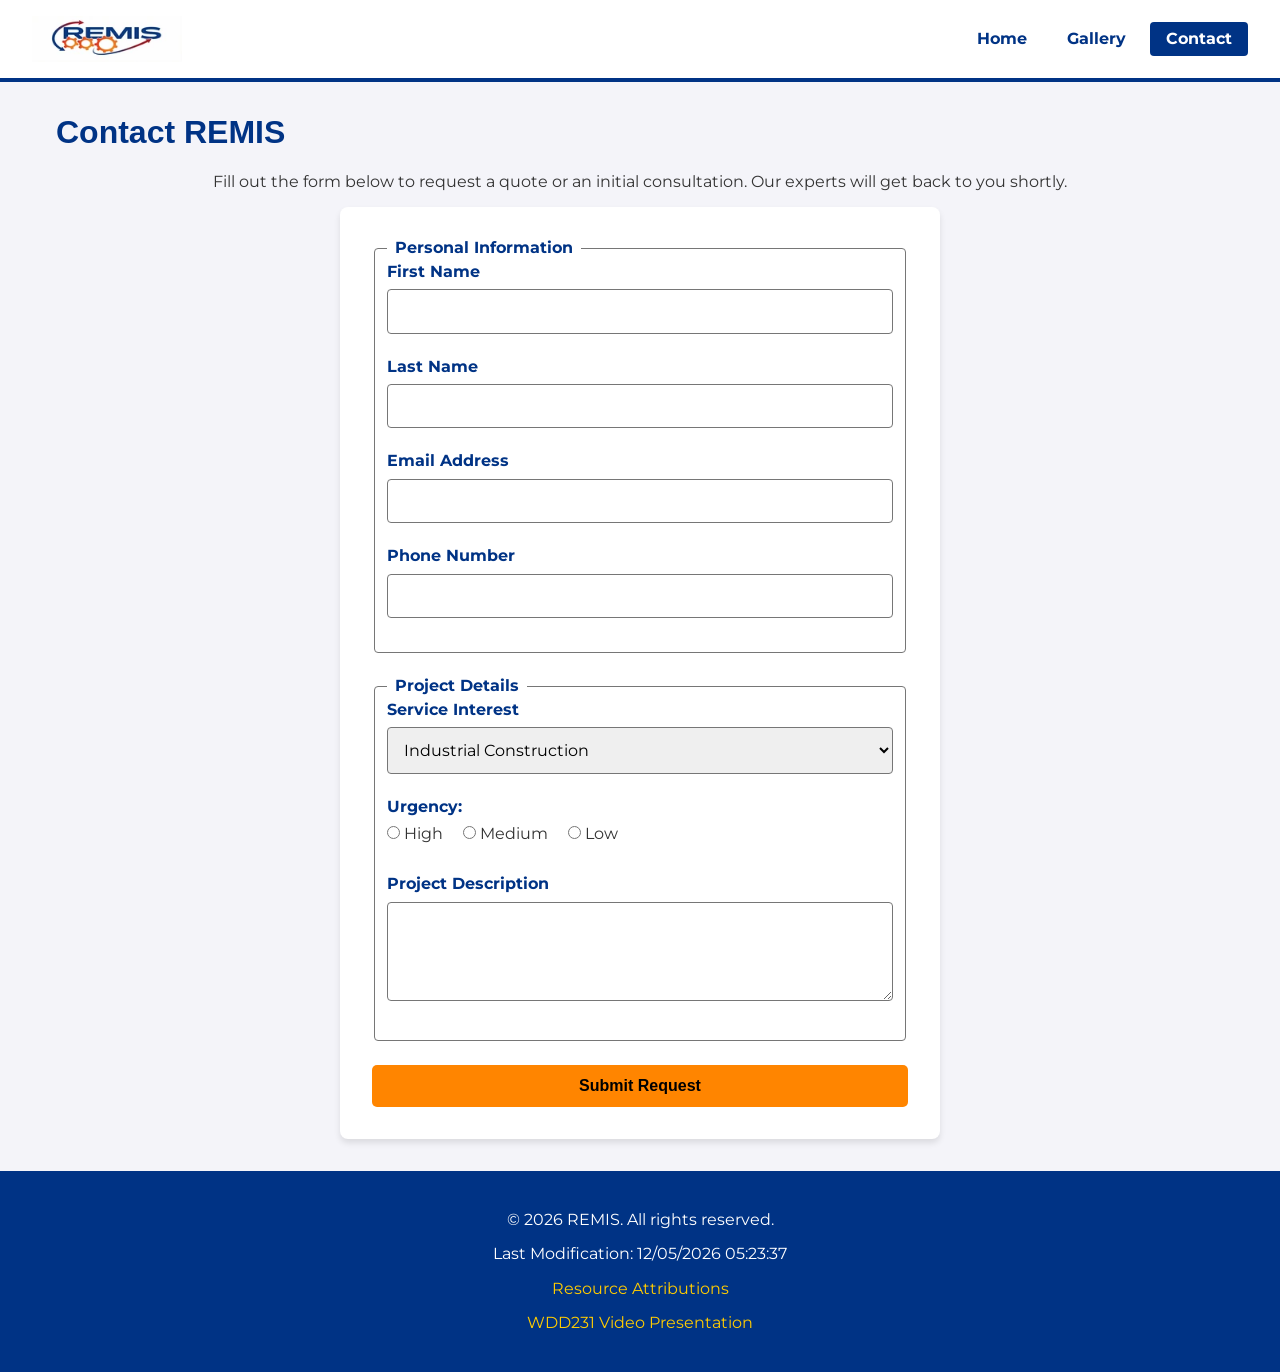
<file: finalproject/contact.html>
<!DOCTYPE html>
<html lang="en">

<head>
    <meta charset="UTF-8">
    <meta name="viewport" content="width=device-width, initial-scale=1.0">
    <title>Contact Us - REMIS</title>
    <meta name="description"
        content="Get in touch with REMIS to request a quote or consultation for your next industrial project.">
    <meta name="author" content="Brandon">

    <meta property="og:title" content="Contact REMIS">
    <meta property="og:description" content="Reach out to REMIS for quotes and consultations today.">
    <meta property="og:image" content="https://bemchco.github.io/wdd231/finalproject/images/logo-remis-v1.webp">
    <meta property="og:type" content="website">
    <meta property="og:url" content="https://bemchco.github.io/wdd231/finalproject/contact.html">

    <link rel="icon" href="images/favicon.webp" type="image/webp">

    <link rel="preconnect" href="https://fonts.googleapis.com">
    <link rel="preconnect" href="https://fonts.gstatic.com" crossorigin>
    <link href="https://fonts.googleapis.com/css2?family=Montserrat:wght@400;700&display=swap" rel="stylesheet">

    <link rel="stylesheet" href="styles/normalize.css">
    <link rel="stylesheet" href="styles/main.css">
    <link rel="stylesheet" href="styles/main-larger.css">

    <!-- External Scripts -->
    <script type="module" src="scripts/main.mjs"></script>
    <script type="module" src="scripts/contact.mjs"></script>
    <script src="scripts/dates.js" defer></script>
</head>

<body>
    <header>
        <div class="logo-container">
            <a href="index.html">
                <img src="images/logo-remis-v1-small.webp" alt="REMIS Logo" class="logo-img" width="188" height="58">
            </a>
        </div>
        <button id="menuButton" aria-label="Toggle Navigation">☰</button>
        <nav id="navMenu">
            <a href="index.html">Home</a>
            <a href="projects.html">Gallery</a>
            <a href="contact.html">Contact</a>
        </nav>
    </header>

    <main>
        <h1>Contact REMIS</h1>
        <p class="contact-intro">Fill out the form below to request a quote or an initial consultation. Our experts
            will get back to you shortly.</p>

        <form action="thankyou.html" method="GET" class="contact-form">
            <fieldset>
                <legend>Personal Information</legend>
                <div class="form-group">
                    <label for="fname">First Name</label>
                    <input type="text" id="fname" name="firstname" required>
                </div>
                <div class="form-group">
                    <label for="lname">Last Name</label>
                    <input type="text" id="lname" name="lastname" required>
                </div>
                <div class="form-group">
                    <label for="email">Email Address</label>
                    <input type="email" id="email" name="email" required
                        pattern="[a-zA-Z0-9._%+\-]+@[a-zA-Z0-9.\-]+\.[a-zA-Z]{2,}">
                </div>
                <div class="form-group">
                    <label for="phone">Phone Number</label>
                    <input type="tel" id="phone" name="phone" required>
                </div>
            </fieldset>

            <fieldset>
                <legend>Project Details</legend>
                <div class="form-group">
                    <label for="projectType">Service Interest</label>
                    <select id="projectType" name="projectType">
                        <option value="construction">Industrial Construction</option>
                        <option value="installation">Machinery Installation</option>
                        <option value="maintenance">Maintenance</option>
                        <option value="consulting">Structural Consulting</option>
                        <option value="other">Other</option>
                    </select>
                </div>
                <div class="form-group radio-group">
                    <p class="radio-group-title">Urgency:</p>
                    <label><input type="radio" name="urgency" value="high" required> High</label>
                    <label><input type="radio" name="urgency" value="medium"> Medium</label>
                    <label><input type="radio" name="urgency" value="low"> Low</label>
                </div>
                <div class="form-group">
                    <label for="message">Project Description</label>
                    <textarea id="message" name="message" rows="4"></textarea>
                </div>
            </fieldset>

            <button type="submit" class="btn btn-full">Submit Request</button>
        </form>
    </main>

    <footer>
        <p>&copy; <span id="current-year">2026</span> REMIS. All rights reserved.</p>
        <p>Last Modification: <span id="last-modified"></span></p>
        <p><a href="attributions.html">Resource Attributions</a></p>
        <p><a href="https://www.loom.com/share/9d7af237f242489bb5cad110ded2fe1b">WDD231 Video Presentation</a></p>
    </footer>
</body>

</html>
</file>
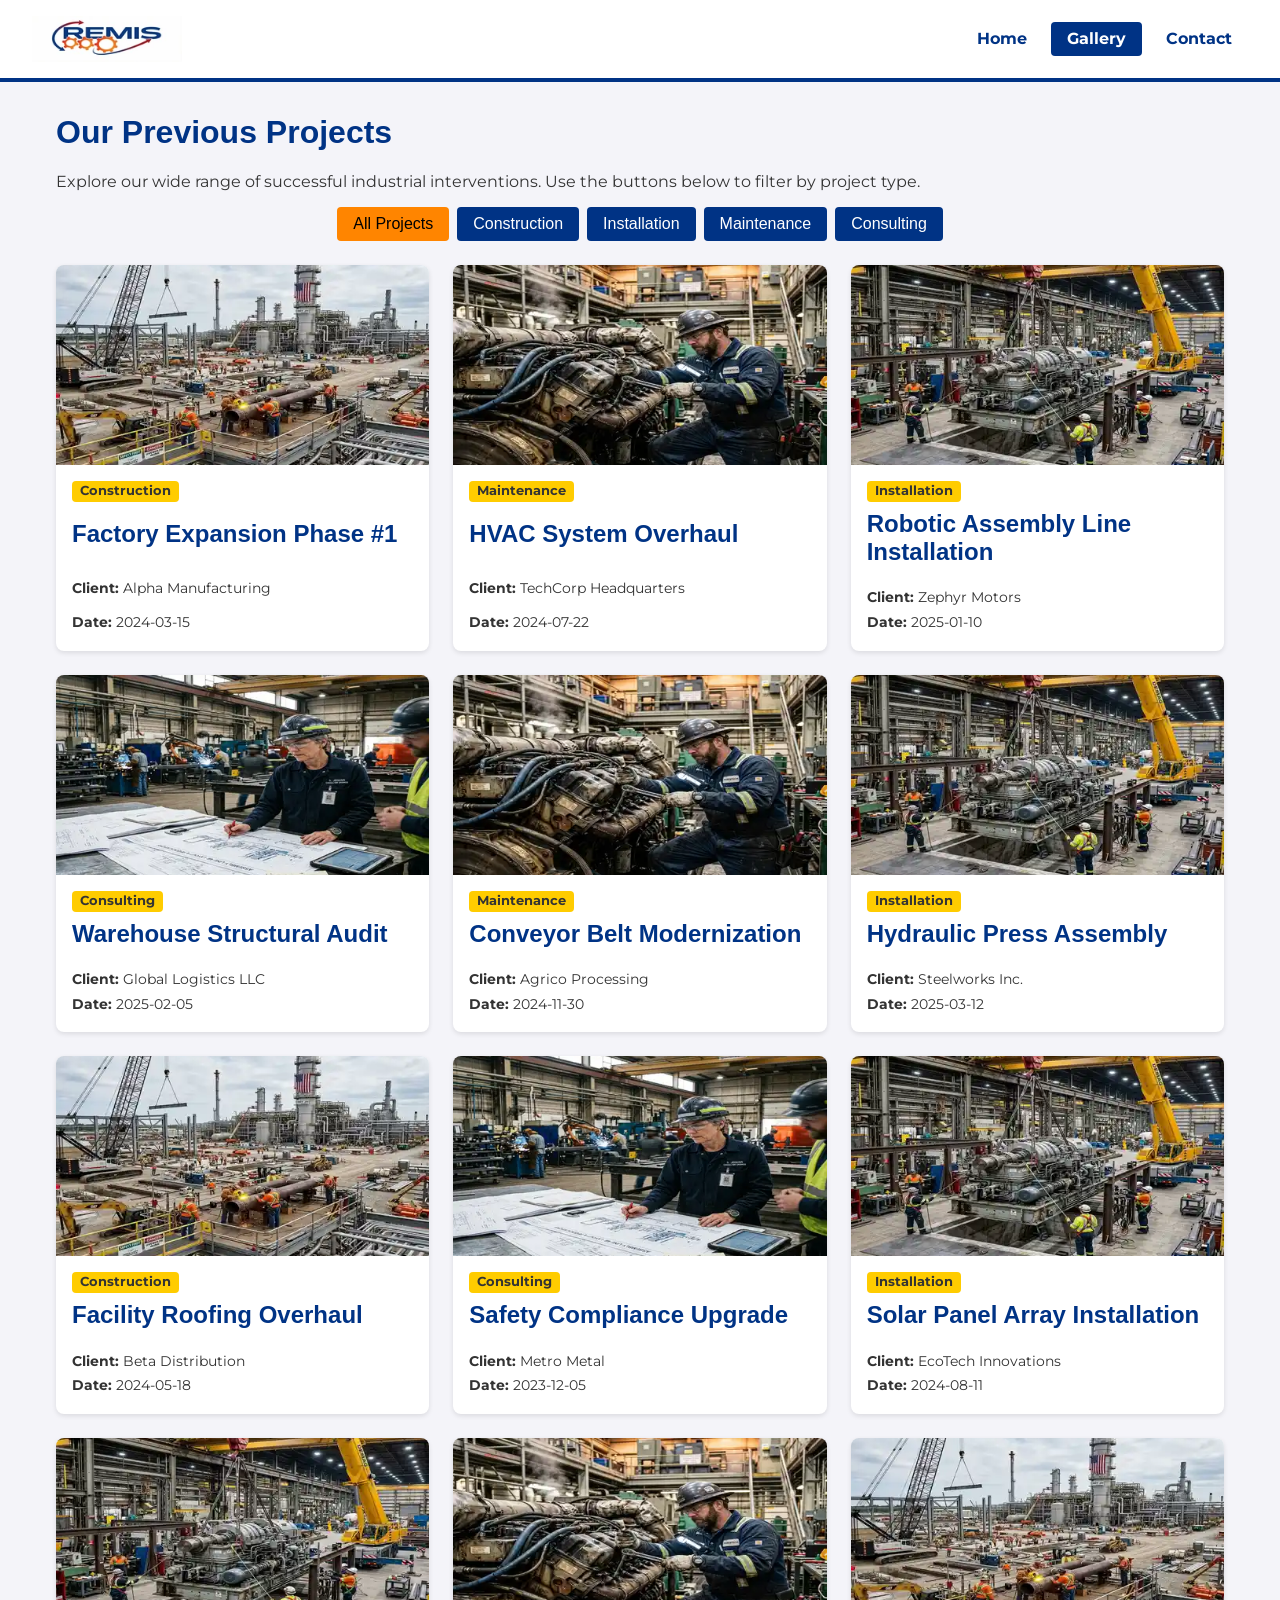
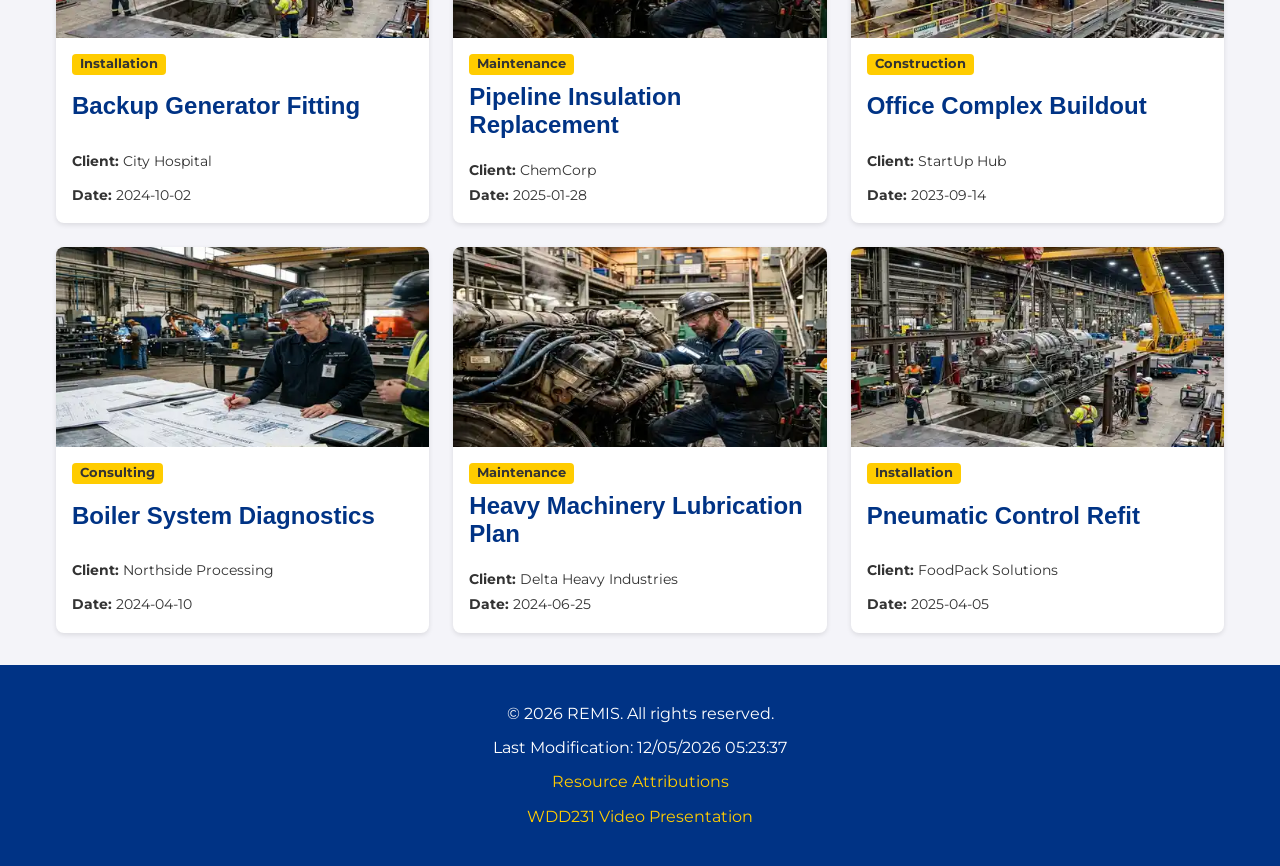
<file: finalproject/projects.html>
<!DOCTYPE html>
<html lang="en">

<head>
    <meta charset="UTF-8">
    <meta name="viewport" content="width=device-width, initial-scale=1.0">
    <title>Project Gallery - REMIS</title>
    <meta name="description"
        content="View the gallery of projects successfully completed by REMIS including construction, installation, and maintenance.">
    <meta name="author" content="Brandon">

    <meta property="og:title" content="REMIS Project Gallery">
    <meta property="og:description" content="Explore our portfolio of top-tier industrial solutions.">
    <meta property="og:image" content="https://bemchco.github.io/wdd231/finalproject/images/logo-remis-v1.webp">
    <meta property="og:type" content="website">
    <meta property="og:url" content="https://bemchco.github.io/wdd231/finalproject/projects.html">

    <link rel="icon" href="images/favicon.webp" type="image/webp">

    <link rel="preconnect" href="https://fonts.googleapis.com">
    <link rel="preconnect" href="https://fonts.gstatic.com" crossorigin>
    <link href="https://fonts.googleapis.com/css2?family=Montserrat:wght@400;700&display=swap" rel="stylesheet">

    <link rel="stylesheet" href="styles/normalize.css">
    <link rel="stylesheet" href="styles/main.css">
    <link rel="stylesheet" href="styles/main-larger.css">

    <!-- External Scripts -->
    <script type="module" src="scripts/main.mjs"></script>
    <script type="module" src="scripts/storage.mjs"></script>
    <script type="module" src="scripts/projects.mjs"></script>
    <script src="scripts/dates.js" defer></script>
</head>

<body>
    <header>
        <div class="logo-container">
            <a href="index.html">
                <img src="images/logo-remis-v1-small.webp" alt="REMIS Logo" class="logo-img" width="188" height="58">
            </a>
        </div>
        <button id="menuButton" aria-label="Toggle Navigation">☰</button>
        <nav id="navMenu">
            <a href="index.html">Home</a>
            <a href="projects.html">Gallery</a>
            <a href="contact.html">Contact</a>
        </nav>
    </header>

    <main>
        <h1>Our Previous Projects</h1>
        <p>Explore our wide range of successful industrial interventions. Use the buttons below to filter by project
            type.</p>

        <div class="controls">
            <button class="filter-btn active" data-filter="All">All Projects</button>
            <button class="filter-btn" data-filter="Construction">Construction</button>
            <button class="filter-btn" data-filter="Installation">Installation</button>
            <button class="filter-btn" data-filter="Maintenance">Maintenance</button>
            <button class="filter-btn" data-filter="Consulting">Consulting</button>
        </div>

        <div id="projects-container" class="projects-grid">
            <!-- Dynamic content loaded via JS -->
        </div>

        <!-- Dynamic Modal Dialog -->
        <dialog id="project-modal">
            <div class="dialog-content">
                <button id="close-modal" class="close-btn" aria-label="Close modal">×</button>
                <img id="modal-image"
                    src="[data-uri]"
                    alt="Project detail image" width="475" height="317" loading="lazy">
                <h2 id="modal-title">Project Title</h2>
                <p id="modal-client"></p>
                <p id="modal-type"></p>
                <p id="modal-date"></p>
                <hr>
                <p id="modal-desc"></p>
            </div>
        </dialog>
    </main>

    <footer>
        <p>&copy; <span id="current-year">2026</span> REMIS. All rights reserved.</p>
        <p>Last Modification: <span id="last-modified"></span></p>
        <p><a href="attributions.html">Resource Attributions</a></p>
        <p><a href="https://www.loom.com/share/9d7af237f242489bb5cad110ded2fe1b">WDD231 Video Presentation</a></p>
    </footer>
</body>

</html>
</file>
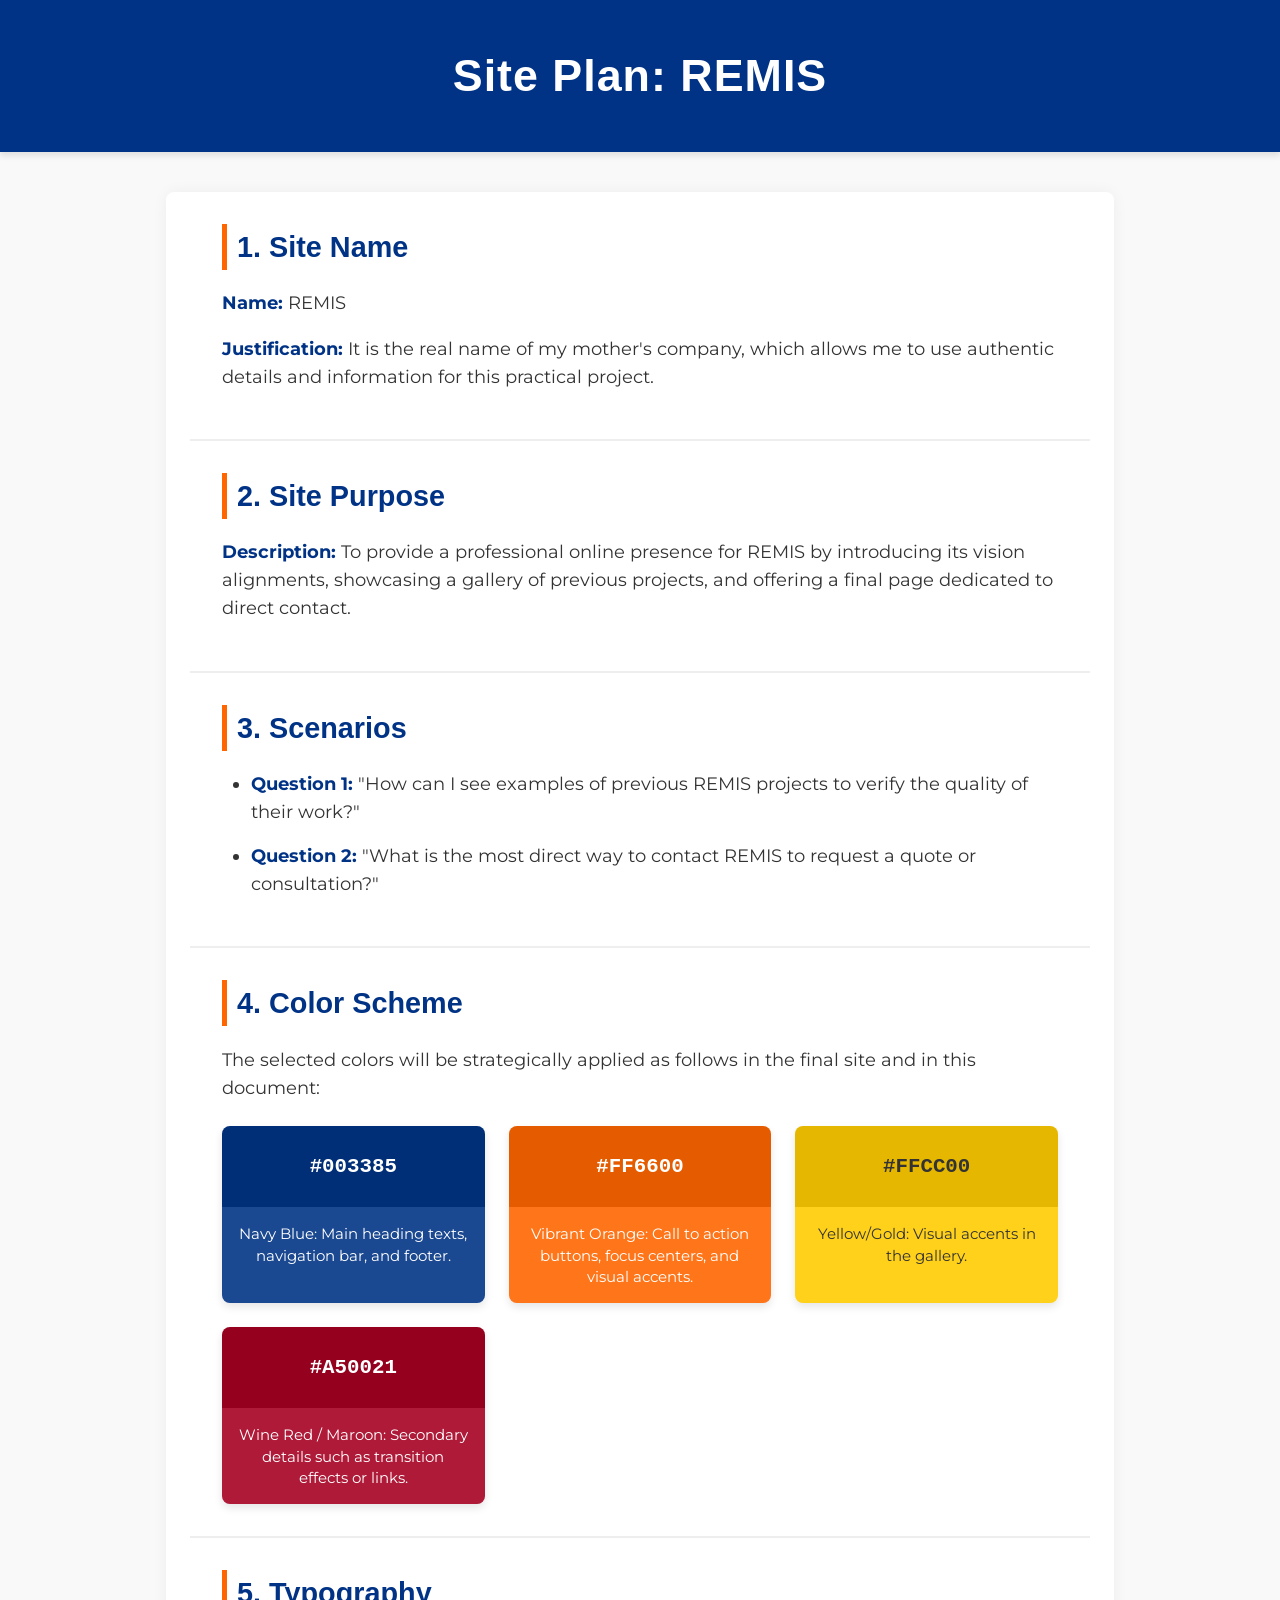
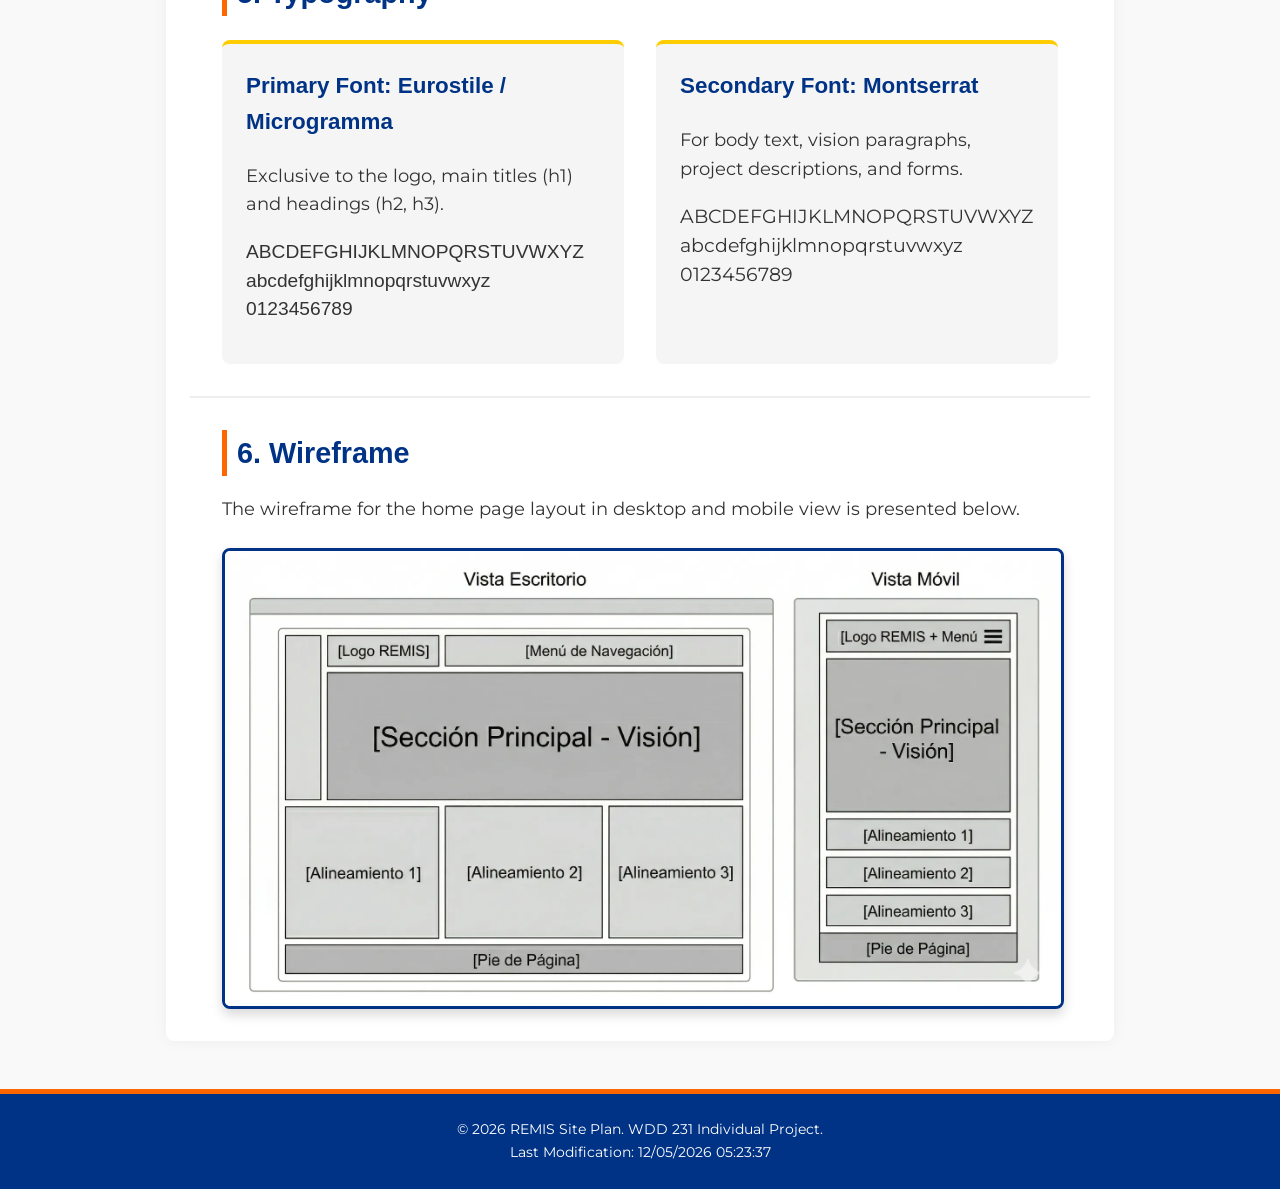
<file: finalproject/siteplan.html>
<!DOCTYPE html>
<html lang="en">

<head>
    <meta charset="UTF-8">
    <meta name="viewport" content="width=device-width, initial-scale=1.0">
    <title>Project Site Plan - REMIS</title>
    <meta name="description" content="Site plan for the REMIS project.">
    <meta name="author" content="Brandon">

    <meta property="og:title" content="REMIS Website Project Site Plan">
    <meta property="og:description" content="Discover the comprehensive planning, structure, and design strategies developed for the REMIS website.">
    <meta property="og:image" content="https://bemchco.github.io/wdd231/finalproject/images/logo-remis-v1.webp">
    <meta property="og:type" content="website">
    <meta property="og:url" content="https://bemchco.github.io/wdd231/finalproject/siteplan.html">
    <!-- Google Fonts -->
    <link rel="preconnect" href="https://fonts.googleapis.com">
    <link rel="preconnect" href="https://fonts.gstatic.com" crossorigin>
    <link href="https://fonts.googleapis.com/css2?family=Montserrat:wght@400;700&display=swap" rel="stylesheet">
    <link rel="stylesheet" href="styles/normalize.css">
    <link rel="stylesheet" href="styles/siteplan.css">
    <script src="scripts/dates.js" defer></script>
</head>

<body>
    <header>
        <h1>Site Plan: REMIS</h1>
    </header>
    <main>
        <section>
            <h2>1. Site Name</h2>
            <p><strong>Name:</strong> REMIS</p>
            <p><strong>Justification:</strong> It is the real name of my mother's company, which allows me to use
                authentic details and information for this practical project.</p>
        </section>

        <section>
            <h2>2. Site Purpose</h2>
            <p><strong>Description:</strong> To provide a professional online presence for REMIS by introducing its
                vision alignments, showcasing a gallery of previous projects, and offering a final page dedicated to
                direct contact.</p>
        </section>

        <section>
            <h2>3. Scenarios</h2>
            <ul>
                <li><strong>Question 1:</strong> "How can I see examples of previous REMIS projects to verify the
                    quality of their work?"</li>
                <li><strong>Question 2:</strong> "What is the most direct way to contact REMIS to request a quote or
                    consultation?"</li>
            </ul>
        </section>

        <section>
            <h2>4. Color Scheme</h2>
            <p>The selected colors will be strategically applied as follows in the final site and in this document:</p>
            <div class="color-palette">
                <div class="color-swatch primary">
                    <span class="color-hex">#003385</span>
                    <span class="color-desc">Navy Blue: Main heading texts, navigation bar, and footer.</span>
                </div>
                <div class="color-swatch secondary">
                    <span class="color-hex">#FF6600</span>
                    <span class="color-desc">Vibrant Orange: Call to action buttons, focus centers, and visual
                        accents.</span>
                </div>
                <div class="color-swatch accent">
                    <span class="color-hex">#FFCC00</span>
                    <span class="color-desc">Yellow/Gold: Visual accents in the gallery.</span>
                </div>
                <div class="color-swatch dark-accent">
                    <span class="color-hex">#A50021</span>
                    <span class="color-desc">Wine Red / Maroon: Secondary details such as transition effects or
                        links.</span>
                </div>
            </div>
        </section>

        <section>
            <h2>5. Typography</h2>
            <div class="typography-section">
                <div class="font-preview primary-font">
                    <h3>Primary Font: Eurostile / Microgramma</h3>
                    <p class="font-description">Exclusive to the logo, main titles (h1) and headings (h2, h3).</p>
                    <p class="font-example">ABCDEFGHIJKLMNOPQRSTUVWXYZ<br>abcdefghijklmnopqrstuvwxyz<br>0123456789</p>
                </div>
                <div class="font-preview secondary-font">
                    <h3>Secondary Font: Montserrat</h3>
                    <p class="font-description">For body text, vision paragraphs, project descriptions, and forms.</p>
                    <p class="font-example">ABCDEFGHIJKLMNOPQRSTUVWXYZ<br>abcdefghijklmnopqrstuvwxyz<br>0123456789</p>
                </div>
            </div>
        </section>

        <section>
            <h2>6. Wireframe</h2>
            <p>The wireframe for the home page layout in desktop and mobile view is presented below.</p>
            <img src="images/wireframe.webp" alt="REMIS Home Page Wireframe (Desktop and Mobile)" class="wireframe-img" width="1920" height="1047">
        </section>
    </main>
    <footer>
        <p>&copy; <span id="current-year">2026</span> REMIS Site Plan. WDD 231 Individual Project.</p>
        <p>Last Modification: <span id="last-modified"></span></p>
    </footer>
</body>

</html>
</file>
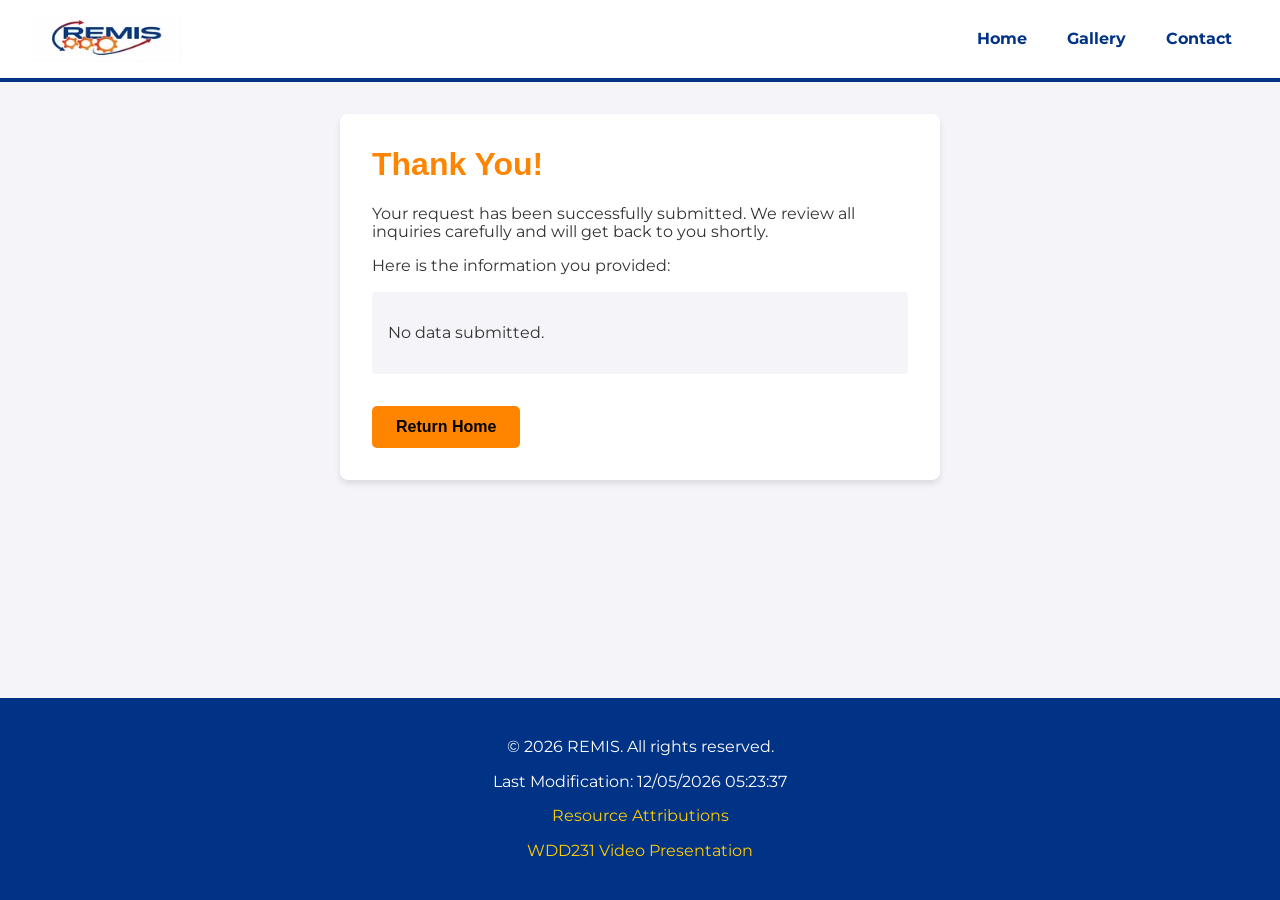
<file: finalproject/thankyou.html>
<!DOCTYPE html>
<html lang="en">

<head>
    <meta charset="UTF-8">
    <meta name="viewport" content="width=device-width, initial-scale=1.0">
    <title>Thank You - REMIS</title>
    <meta name="description" content="Thank you for contacting REMIS to learn more about our industrial solutions.">
    <meta name="author" content="Brandon">

    <meta property="og:title" content="Thank You from REMIS Industrial Solutions">
    <meta property="og:description"
        content="Thank you for getting in touch with REMIS. We will respond to your industrial inquiry shortly.">
    <meta property="og:image" content="https://bemchco.github.io/wdd231/finalproject/images/logo-remis-v1.webp">
    <meta property="og:type" content="website">
    <meta property="og:url" content="https://bemchco.github.io/wdd231/finalproject/thankyou.html">

    <link rel="icon" href="images/favicon.webp" type="image/webp">

    <link rel="preconnect" href="https://fonts.googleapis.com">
    <link rel="preconnect" href="https://fonts.gstatic.com" crossorigin>
    <link href="https://fonts.googleapis.com/css2?family=Montserrat:wght@400;700&display=swap" rel="stylesheet">

    <link rel="stylesheet" href="styles/normalize.css">
    <link rel="stylesheet" href="styles/main.css">
    <link rel="stylesheet" href="styles/main-larger.css">

    <!-- External Scripts -->
    <script type="module" src="scripts/main.mjs"></script>
    <script type="module" src="scripts/thankyou.mjs"></script>
    <script src="scripts/dates.js" defer></script>
</head>

<body>
    <header>
        <div class="logo-container">
            <a href="index.html">
                <img src="images/logo-remis-v1-small.webp" alt="REMIS Logo" class="logo-img" width="188" height="58">
            </a>
        </div>
        <button id="menuButton" aria-label="Toggle Navigation">☰</button>
        <nav id="navMenu">
            <a href="index.html">Home</a>
            <a href="projects.html">Gallery</a>
            <a href="contact.html">Contact</a>
        </nav>
    </header>

    <main>
        <div class="thankyou-container">
            <h1 class="thankyou-title">Thank You!</h1>
            <p>Your request has been successfully submitted. We review all inquiries carefully and will get back to you
                shortly.</p>
            <p>Here is the information you provided:</p>
            <div id="submitted-data"></div>

            <a href="index.html" class="btn btn-return">Return Home</a>
        </div>
    </main>

    <footer>
        <p>&copy; <span id="current-year">2026</span> REMIS. All rights reserved.</p>
        <p>Last Modification: <span id="last-modified"></span></p>
        <p><a href="attributions.html">Resource Attributions</a></p>
        <p><a href="https://www.loom.com/share/9d7af237f242489bb5cad110ded2fe1b">WDD231 Video Presentation</a></p>
    </footer>
</body>

</html>
</file>
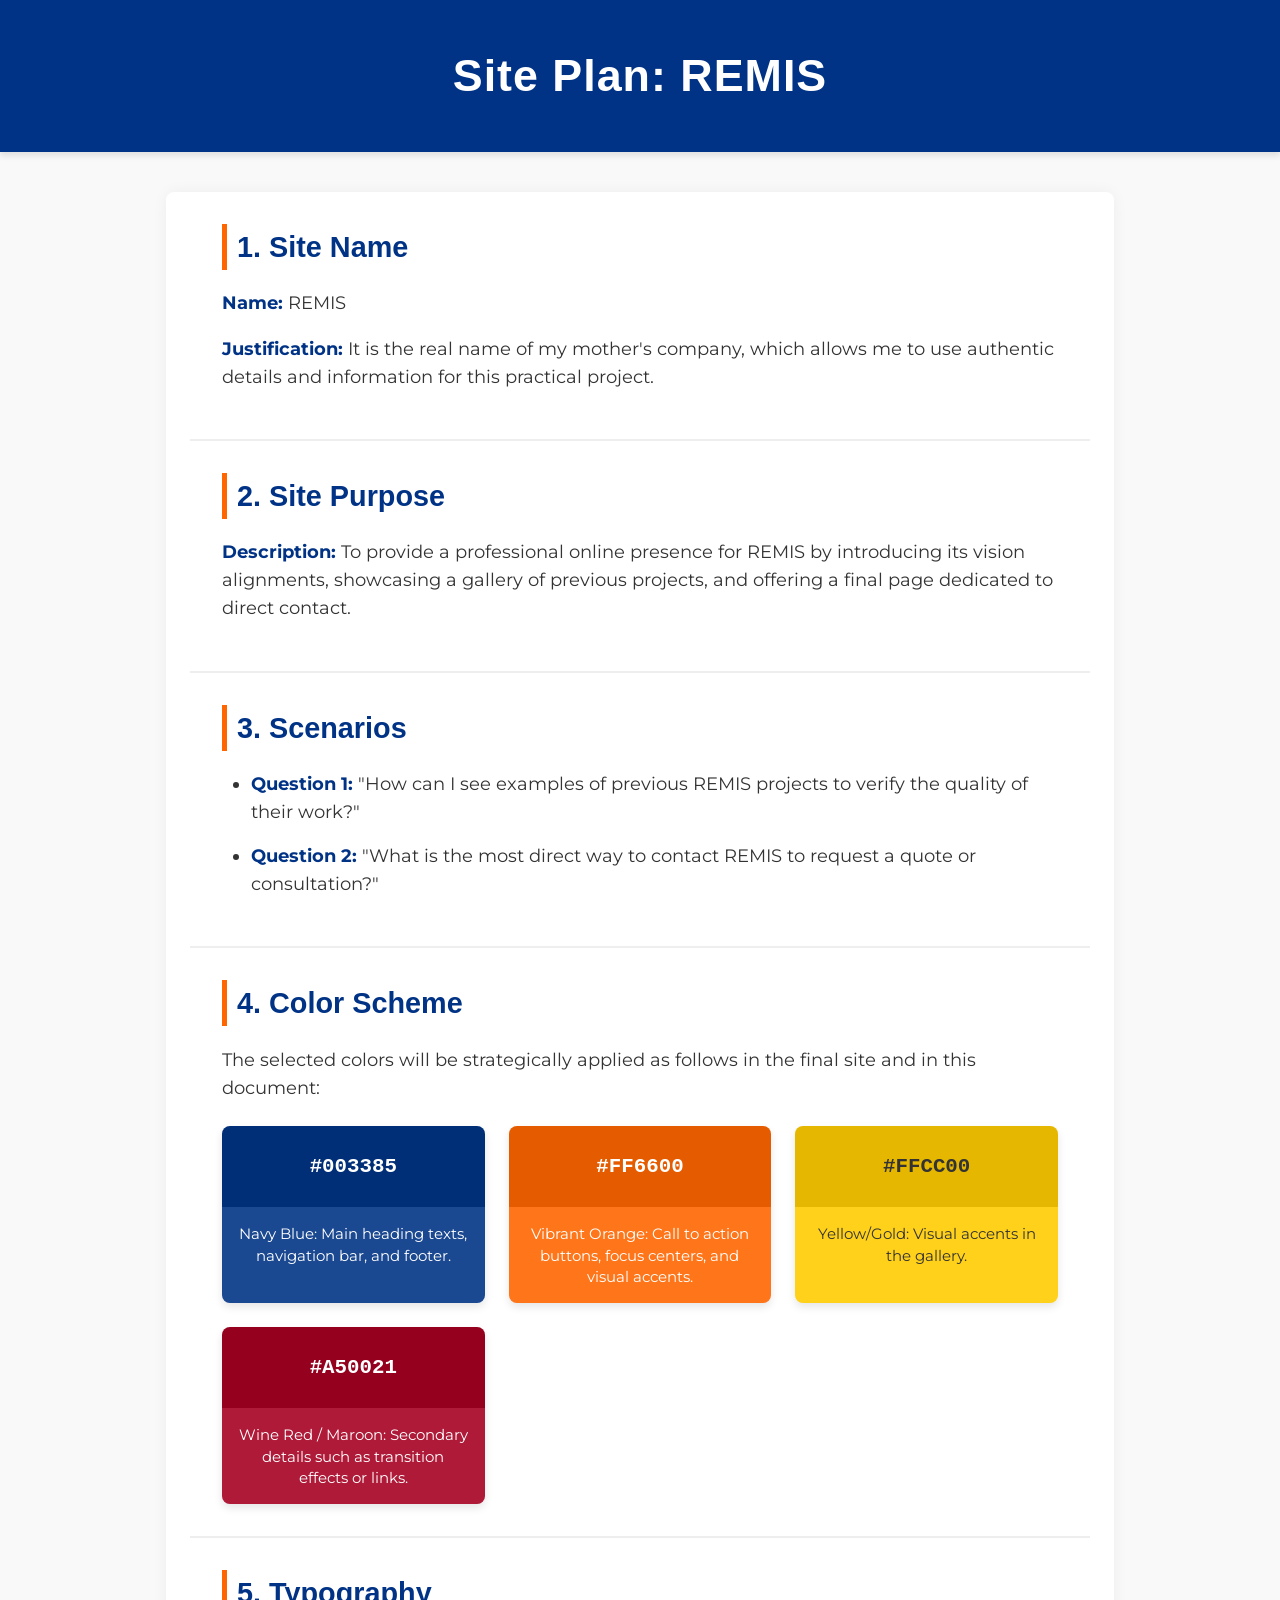
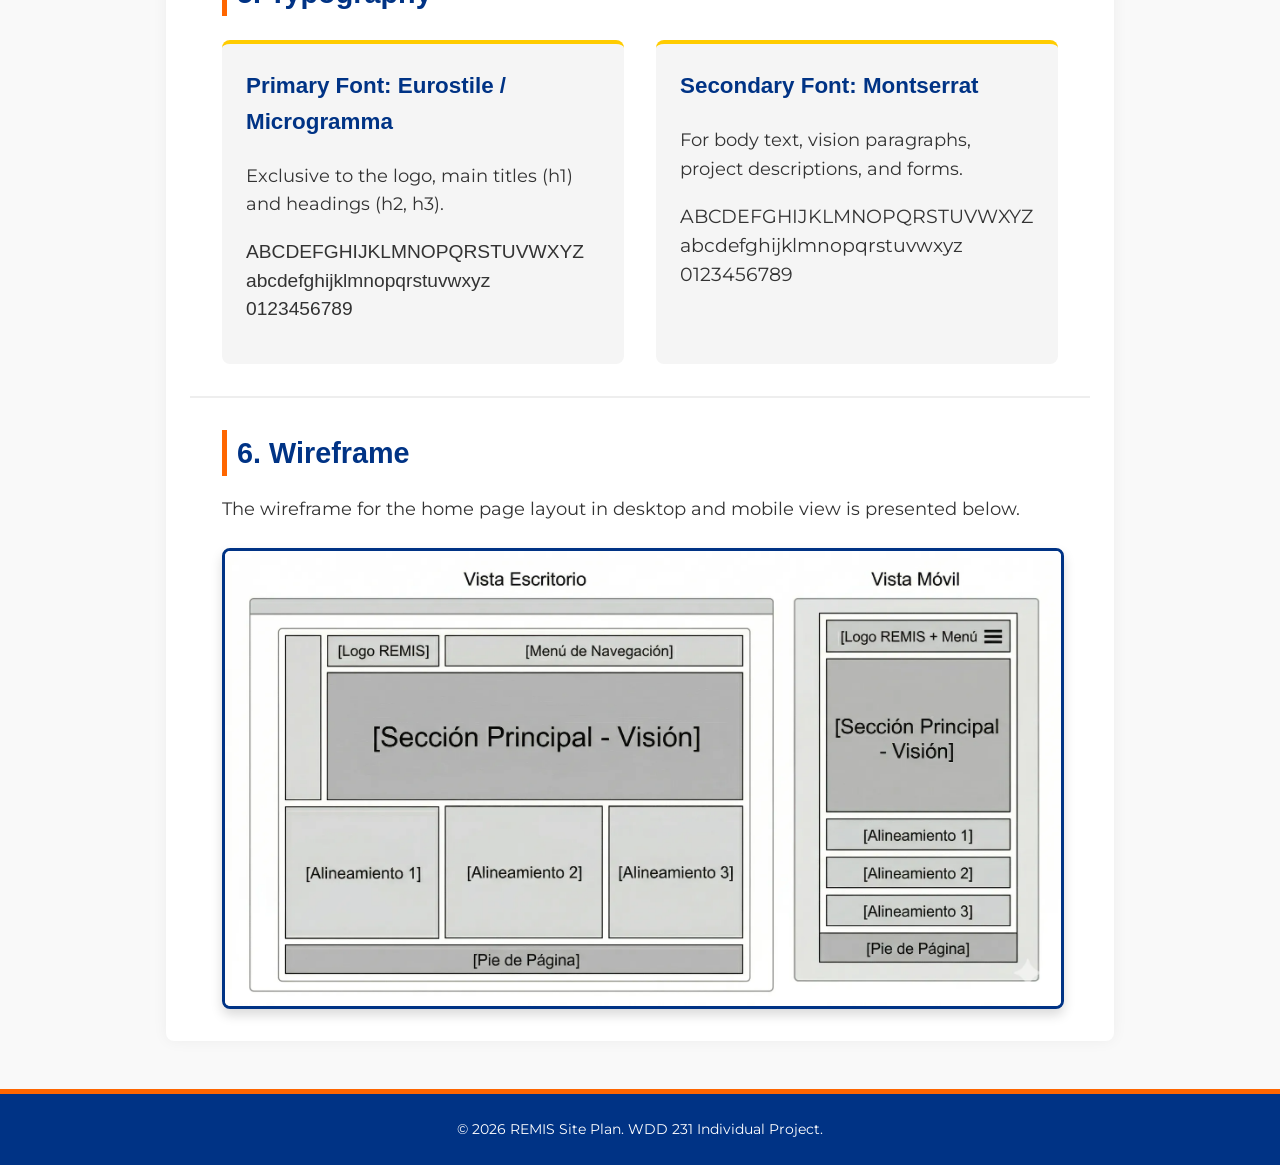
<file: project/siteplan.html>
<!DOCTYPE html>
<html lang="en">

<head>
    <meta charset="UTF-8">
    <meta name="viewport" content="width=device-width, initial-scale=1.0">
    <title>Project Site Plan - REMIS</title>
    <meta name="description" content="Site plan for the REMIS project.">
    <meta name="author" content="Brandon">
    <!-- Google Fonts -->
    <link rel="preconnect" href="https://fonts.googleapis.com">
    <link rel="preconnect" href="https://fonts.gstatic.com" crossorigin>
    <link href="https://fonts.googleapis.com/css2?family=Montserrat:wght@400;700&display=swap" rel="stylesheet">
    <link rel="stylesheet" href="styles/siteplan.css">
</head>

<body>
    <header>
        <h1>Site Plan: REMIS</h1>
    </header>
    <main>
        <section>
            <h2>1. Site Name</h2>
            <p><strong>Name:</strong> REMIS</p>
            <p><strong>Justification:</strong> It is the real name of my mother's company, which allows me to use
                authentic details and information for this practical project.</p>
        </section>

        <section>
            <h2>2. Site Purpose</h2>
            <p><strong>Description:</strong> To provide a professional online presence for REMIS by introducing its
                vision alignments, showcasing a gallery of previous projects, and offering a final page dedicated to
                direct contact.</p>
        </section>

        <section>
            <h2>3. Scenarios</h2>
            <ul>
                <li><strong>Question 1:</strong> "How can I see examples of previous REMIS projects to verify the
                    quality of their work?"</li>
                <li><strong>Question 2:</strong> "What is the most direct way to contact REMIS to request a quote or
                    consultation?"</li>
            </ul>
        </section>

        <section>
            <h2>4. Color Scheme</h2>
            <p>The selected colors will be strategically applied as follows in the final site and in this document:</p>
            <div class="color-palette">
                <div class="color-swatch primary">
                    <span class="color-hex">#003385</span>
                    <span class="color-desc">Navy Blue: Main heading texts, navigation bar, and footer.</span>
                </div>
                <div class="color-swatch secondary">
                    <span class="color-hex">#FF6600</span>
                    <span class="color-desc">Vibrant Orange: Call to action buttons, focus centers, and visual
                        accents.</span>
                </div>
                <div class="color-swatch accent">
                    <span class="color-hex">#FFCC00</span>
                    <span class="color-desc">Yellow/Gold: Visual accents in the gallery.</span>
                </div>
                <div class="color-swatch dark-accent">
                    <span class="color-hex">#A50021</span>
                    <span class="color-desc">Wine Red / Maroon: Secondary details such as transition effects or
                        links.</span>
                </div>
            </div>
        </section>

        <section>
            <h2>5. Typography</h2>
            <div class="typography-section">
                <div class="font-preview primary-font">
                    <h3>Primary Font: Eurostile / Microgramma</h3>
                    <p class="font-description">Exclusive to the logo, main titles (h1) and headings (h2, h3).</p>
                    <p class="font-example">ABCDEFGHIJKLMNOPQRSTUVWXYZ<br>abcdefghijklmnopqrstuvwxyz<br>0123456789</p>
                </div>
                <div class="font-preview secondary-font">
                    <h3>Secondary Font: Montserrat</h3>
                    <p class="font-description">For body text, vision paragraphs, project descriptions, and forms.</p>
                    <p class="font-example">ABCDEFGHIJKLMNOPQRSTUVWXYZ<br>abcdefghijklmnopqrstuvwxyz<br>0123456789</p>
                </div>
            </div>
        </section>

        <section>
            <h2>6. Wireframe</h2>
            <p>The wireframe for the home page layout in desktop and mobile view is presented below.</p>
            <img src="images/wireframe.webp" alt="REMIS Home Page Wireframe (Desktop and Mobile)" class="wireframe-img">
        </section>
    </main>
    <footer>
        <p>&copy; 2026 REMIS Site Plan. WDD 231 Individual Project.</p>
    </footer>
</body>

</html>
</file>
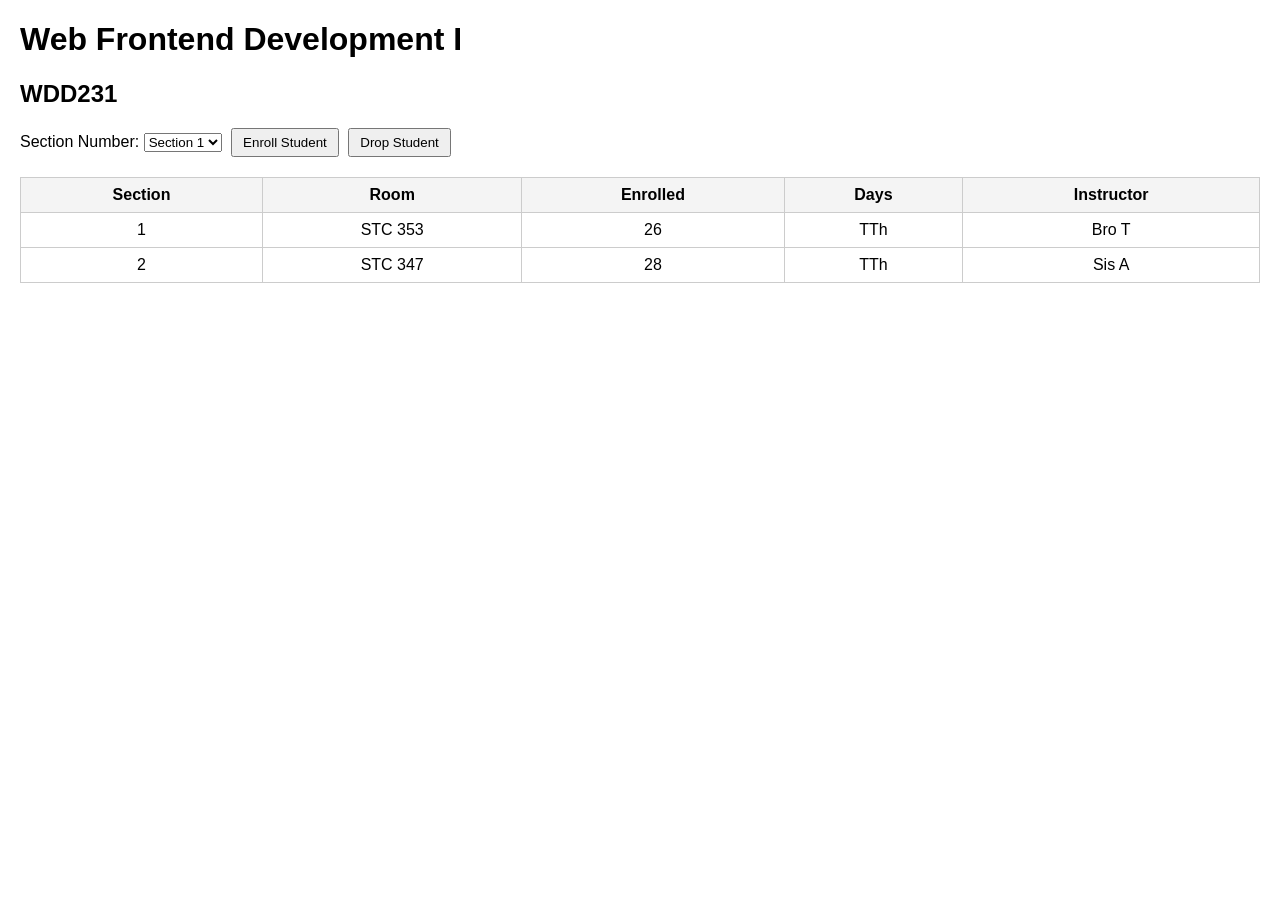
<file: week3/modules.html>
<!DOCTYPE html>
<html lang="en">
<head>
    <meta charset="UTF-8">
    <meta name="viewport" content="width=device-width, initial-scale=1.0">
    <title>Modules Activity</title>
    <link rel="stylesheet" href="styles/modules.css">
    <script type="module" src="scripts/modules.mjs"></script>
</head>
<body>
    <h1 id="courseName"></h1>
    <h2 id="courseCode"></h2>

    <div style="margin-bottom: 20px;">
        <label for="sectionNumber">Section Number:</label>
        <select id="sectionNumber"></select>
        <button id="enrollStudent">Enroll Student</button>
        <button id="dropStudent">Drop Student</button>
    </div>

    <table>
        <thead>
            <tr>
                <th>Section</th>
                <th>Room</th>
                <th>Enrolled</th>
                <th>Days</th>
                <th>Instructor</th>
            </tr>
        </thead>
        <tbody id="sections"></tbody>
    </table>
</body>
</html>
</file>
<file: styles/base.css>
:root {
    --primary-color: #1B1D20;
    /* Primary Text: Ink Black */
    --secondary-color: #0950C3;
    /* Accent: Professional Cobalt */
    --accent-color: #5A5F66;
    /* Secondary Text: Medium Graphite */
    --bg-color: #FFFFFF;
    /* Main Background: Stark White */
}

* {
    margin: 0;
    padding: 0;
    font-family: 'Roboto', sans-serif;
    box-sizing: border-box;
}

body {
    background-color: var(--bg-color);
    color: var(--primary-color);
    padding: 0 5%;
}

img {
    max-width: 100%;
    height: auto;
    object-fit: cover;
}

/*Header*/
header {
    display: flex;
    align-items: center;
    padding: 1rem;
    background-color: var(--bg-color);
    color: var(--primary-color);
    margin-top: 1rem;
}

header img {
    width: 3rem;
    height: auto;
    margin-right: 1rem;
}

header span {
    font-size: 1.5rem;
    color: var(--primary-color);

    margin-right: auto;
    /* This pushes the hamburger menu to the right */
}

/*Navigation*/
.hamburger {
    background: #f4f4f4;
    border: 1px solid var(--accent-color);
    font-size: 2.2rem;
    cursor: pointer;
    color: var(--primary-color);
    padding: 0.1rem 0.6rem;
    border-radius: 4px;
    display: flex;
    align-items: center;
    justify-content: center;
}

.hamburger::before {
    content: "\2630";
}

.hamburger.show::before {
    content: "\00D7";
    font-weight: bold;
}

.navigation {
    display: none;
}

.navigation.show {
    display: block;
}

.navigation ul {
    list-style: none;
    display: flex;
    flex-direction: column;
    margin: 0;
    padding: 0;
    background-color: var(--primary-color);
    color: var(--bg-color);
}

.navigation a {
    text-decoration: none;
    color: var(--bg-color);
    padding: 1rem;
    display: block;
    text-align: left;
    padding-left: 1.5rem;
    border-top: 1px solid var(--accent-color);
    transition: background-color 0.3s ease, color 0.3s ease;
}

.navigation li.current a {
    background-color: var(--accent-color);
    font-weight: 700;
}

.navigation li a:hover {
    background-color: var(--accent-color);
}

/*Main & Sections*/
main {
    margin: 1.5rem 0;
}

main h1 {
    margin-bottom: 1rem;
}

section.card {
    background: var(--bg-color);
    /* Matches stark white */
    padding: 0;
    margin-bottom: 1.5rem;
    border: 1px solid var(--accent-color);
    display: flex;
    /* Added for better content containment */
    flex-direction: column;
}

h2 {
    background-color: var(--primary-color);
    color: var(--bg-color);
}


section.card h2 {
    background-color: var(--primary-color);
    /* Black title bar */
    color: var(--bg-color);
    margin: 0;
    border-bottom: none;
    display: block;
    padding: 0.5rem;
    text-align: center;
}

section.card> :not(h2) {
    margin: 1rem;
}

/* Specific styling for the student photo to ensure it fits */
section.card img {
    max-width: 100%;
    height: auto;
    align-self: center;
    /* Center the image in the card */
    margin: 1rem auto;
    display: block;
}

.category-buttons {
    display: flex;
    flex-wrap: wrap;
    /* allow wrapping on real small screens */
    gap: 1rem;
    justify-content: center;
}

.category-buttons button {
    background-color: var(--bg-color);
    color: var(--primary-color);
    border: 1px solid var(--primary-color);
    padding: 0.6rem 1.2rem;
    flex-grow: 1;
    /* evenly spaced */
    text-align: center;
    cursor: pointer;
    font-size: 1rem;
    transition: background-color 0.3s ease, color 0.3s ease;
    border-radius: 4px;
}

.category-buttons button:hover {
    background-color: var(--secondary-color);
    color: var(--bg-color);
}

.course-list {
    display: grid;
    grid-template-columns: repeat(auto-fit, minmax(100px, 1fr));
    gap: 1rem;
    list-style: none;
    padding: 0;
}

.course-list li {
    background-color: #f9f9f9;
    /* Super subtle contrast against Stark White */
    border: 1px solid var(--accent-color);
    color: var(--primary-color);
    padding: 1rem;
    text-align: center;
    border-radius: 4px;
}

.course-list li.completed {
    background-color: var(--secondary-color);
    /* Completed course turns Terracotta */
    color: var(--bg-color);
    border-color: var(--primary-color);
}

/*Footer*/
footer {
    background-color: var(--bg-color);
    text-align: center;
    color: var(--primary-color);
    padding: 1.5rem;
    margin-bottom: 1rem;
    border-top: 5px solid var(--secondary-color);
}

.social-links {
    display: flex;
    justify-content: center;
    column-gap: 15px;
    margin-bottom: 15px;
}

.social-links a {
    display: flex;
    justify-content: center;
    align-items: center;
    width: 44px;
    height: 44px;
    border-radius: 50%;
    transition: transform 0.2s;
}

.social-links a:hover {
    transform: scale(1.1);
}

.social-links img {
    width: 32px;
    height: 32px;
}

#total-credits {
    text-align: center;
    margin-top: 1rem;
    font-weight: bold;
}
</file>
<file: styles/larger.css>
@media only screen and (min-width: 38rem) {

    .hamburger {
        display: none;
    }

    .navigation {
        display: block;
        margin-top: 0;
    }

    .navigation ul {
        flex-direction: row;
        justify-content: flex-start;
        border-radius: 0;
        background-color: var(--primary-color);
        color: var(--bg-color);
        /* flat bar spanning width */
    }

    .navigation a {
        border-top: none;
        border-left: 1px solid var(--accent-color);
        padding: 1rem 2rem;
    }

    .navigation li:first-child a {
        border-left: none;
    }

    /* Multi-column Grid Layout for wider screens */
    main {
        display: grid;
        grid-template-columns: 2fr 1fr;
        gap: 1.5rem;
    }

    main h1 {
        grid-column: 1 / -1;
    }

    /* About me naturally on left (col 1), Student Photo on right (col 2) */
    h2 {
        background-color: var(--primary-color);
        color: var(--bg-color);
    }

    section.full-width {
        grid-column: 1 / -1;
    }
}
</file>
<file: chamber/styles/chamber.css>
:root {
  --primary-color: #1B1D20;
  --secondary-color: #0950C3;
  --accent-color: #5A5F66;
  --bg-color: #FFFFFF;
  --card-bg: #f9f9f9;
  --nav-bg: #1B1D20;
  --nav-text: #FFFFFF;
  --text-color: #1B1D20;
  /* Status/Level Colors */
  --bronze: #cd7f32;
  --silver: #8a8a8a;
  --gold: #d4af37;
  --silver-bg: #c0c0c0;
  --gold-bg: #ffd700;
  /* Form Colors */
  --input-focus: #f0f8ff;
  --btn-hover: #053b92;
}

[data-theme="dark"] {
  --primary-color: #FFFFFF;
  --secondary-color: #6495ED;
  --accent-color: #5A5F66;
  --bg-color: #1B1D20;
  --card-bg: #2A2D32;
  --nav-bg: #2A2D32;
  --nav-text: #FFFFFF;
  --text-color: #FFFFFF;
  --silver: #c0c0c0;
  --gold: #ffd700;
  --input-focus: #333333;
  --btn-hover: #4e7ad1;
}

body {
  background-color: var(--bg-color);
  color: var(--text-color);
  line-height: 1.6;
  font-family: 'Roboto', sans-serif;
  padding: 0 2%;
  max-width: 1100px;
  margin: 0 auto;
}

img {
  max-width: 100%;
  height: auto;
}

/* Header & Nav */
header {
  display: flex;
  flex-wrap: wrap;
  align-items: center;
  padding: 1rem;
  margin-top: 1rem;
}

.logo {
  display: flex;
  align-items: center;
  gap: 0.5rem;
  flex: 1;
}

.logo img {
  width: 3rem;
}

.logo h1 {
  font-size: 1.2rem;
  margin: 0;
  color: var(--text-color);
}

.header-actions {
  display: flex;
  gap: 1rem;
  align-items: center;
}

button {
  background: none;
  border: none;
  cursor: pointer;
  font-size: 1.5rem;
  color: var(--text-color);
}

#hamburger-menu {
  background: var(--card-bg);
  border: 1px solid var(--accent-color);
  font-size: 2.2rem;
  padding: 0.1rem 0.6rem;
  border-radius: 4px;
}

nav {
  background-color: var(--nav-bg);
  margin-top: 1rem;
}

nav ul {
  display: none;
  list-style: none;
  flex-direction: column;
  margin: 0;
  padding: 0;
}

nav ul.show {
  display: flex;
}

nav a {
  display: block;
  padding: 1rem 1.5rem;
  color: var(--nav-text);
  text-decoration: none;
  font-weight: 500;
  border-top: 1px solid var(--accent-color);
  transition: 0.3s;
}

nav a:hover,
nav a.active {
  background-color: var(--accent-color);
  font-weight: 700;
}

main {
  margin: 1.5rem 0;
}

/* Unified Buttons */
.view-toggles {
  display: flex;
  justify-content: center;
  gap: 1rem;
  margin-bottom: 2rem;
}

.view-toggles button,
.modal-link {
  background-color: var(--bg-color);
  color: var(--text-color);
  border: 1px solid var(--accent-color);
  padding: 0.6rem 1.2rem;
  border-radius: 4px;
  transition: 0.3s;
}

.view-toggles button.active,
.view-toggles button:hover,
.modal-link:hover {
  background-color: var(--secondary-color);
  color: var(--bg-color);
  border-color: var(--secondary-color);
}

.cta-button,
.submit-button {
  display: inline-block;
  background-color: var(--secondary-color);
  color: var(--bg-color);
  padding: 0.8rem 1.5rem;
  text-decoration: none;
  font-weight: bold;
  border: none;
  border-radius: 4px;
  cursor: pointer;
  transition: 0.3s;
}

.cta-button:hover,
.submit-button:hover {
  background-color: var(--btn-hover);
}

.submit-button {
  width: 100%;
  padding: 1rem 2rem;
  font-size: 1.1rem;
}

/* Unified Cards Layer */
.events,
.weather,
.spotlights,
.form-section,
.membership-card,
.thankyou-hero,
.thankyou-details {
  background-color: var(--card-bg);
  padding: 1.5rem;
  border: 1px solid var(--accent-color);
  border-radius: 4px;
  box-shadow: 0 4px 6px rgba(0, 0, 0, 0.05);
}

.events h3,
.weather h3,
.spotlights h3,
.membership-cards-section h2,
.form-section h2,
.thankyou-details h3 {
  margin-top: 0;
  color: var(--secondary-color);
  border-bottom: 2px solid var(--secondary-color);
  padding-bottom: 0.5rem;
}

.membership-card h3,
.modal-content h3 {
  color: var(--secondary-color);
  margin-top: 0;
}

.events ul {
  list-style: none;
  padding: 0;
}

.events ul li,
.details-card p {
  padding: 0.5rem 0;
  border-bottom: 1px dashed var(--accent-color);
}

.events ul li:last-child,
.details-card p:last-child {
  border-bottom: none;
}

/* Directory Layout */
#members-container {
  display: grid;
  gap: 1.5rem;
}

.member-card {
  text-align: center;
  display: flex;
  flex-direction: column;
  padding: 0 0 1rem 0;
}

.member-card img {
  height: 100px;
  object-fit: contain;
  margin: 1rem auto;
  padding: 0 1rem;
}

.member-card h3 {
  background-color: var(--nav-bg);
  color: var(--nav-text);
  padding: 0.5rem;
  border-radius: 4px 4px 0 0;
  order: -1;
  border-bottom: none;
}

.member-card p {
  padding: 0 1rem 0.5rem 1rem;
  margin: 0;
}

.list-view .member-card img {
  display: none;
}

.level-bronze {
  color: var(--bronze);
  font-weight: 700;
}

.level-silver {
  color: var(--silver);
  font-weight: 700;
}

.level-gold {
  color: var(--gold);
  font-weight: 700;
}

.membership-badge {
  display: inline-block;
  padding: 0.3rem 0.6rem;
  font-size: 0.85rem;
  border-radius: 4px;
  font-weight: bold;
  margin-top: 0.8rem;
}

.level-gold-tag {
  background-color: var(--gold-bg);
  color: #000;
  border: 1px solid var(--gold);
}

.level-silver-tag {
  background-color: var(--silver-bg);
  color: #000;
  border: 1px solid var(--silver);
}

/* Home Parts */
.home-main {
  display: flex;
  flex-direction: column;
  gap: 1.5rem;
}

.hero {
  position: relative;
  text-align: center;
}

.hero img {
  width: 100%;
  border-radius: 4px;
  display: block;
}

.hero-content {
  position: absolute;
  top: 50%;
  left: 50%;
  transform: translate(-50%, -50%);
  background: rgba(27, 29, 32, 0.85);
  color: #fff;
  padding: 1.5rem;
  border-radius: 8px;
  width: 85%;
}

.hero-content h2 {
  margin-top: 0;
  font-size: 1.8rem;
  color: #fff;
  border: none;
}

.spotlight-card {
  border-top: 1px solid var(--accent-color);
  padding-top: 1.5rem;
  margin-top: 1.5rem;
  text-align: center;
}

.spotlight-card img {
  max-height: 80px;
  margin-bottom: 0.5rem;
}

/* Join Page */
.join-main {
  display: flex;
  flex-direction: column;
  gap: 2rem;
}

form fieldset {
  border: 1px solid var(--accent-color);
  border-radius: 4px;
  margin-bottom: 1.5rem;
  padding: 1rem;
}

form legend {
  font-weight: bold;
  color: var(--secondary-color);
  padding: 0 0.5rem;
}

form label {
  display: block;
  margin-bottom: 1rem;
  font-weight: 500;
}

form input[type="text"],
form input[type="email"],
form input[type="tel"],
form textarea {
  display: block;
  width: 100%;
  padding: 0.8rem;
  margin-top: 0.3rem;
  border: 1px solid var(--accent-color);
  border-radius: 4px;
  font: inherit;
  background-color: var(--bg-color);
  color: var(--text-color);
}

form input:focus,
form textarea:focus {
  outline: 2px solid var(--secondary-color);
  background-color: var(--input-focus);
}

.radio-group {
  display: flex;
  flex-direction: column;
  gap: 0.5rem;
  margin-bottom: 1rem;
}

.radio-label {
  flex-direction: row;
  align-items: center;
  font-weight: normal;
  margin-bottom: 0;
}

/* Modals & Animations */
.membership-cards {
  display: flex;
  flex-direction: column;
  gap: 1.5rem;
}

.membership-card {
  opacity: 0;
  animation: slideFadeUp 0.6s ease-out forwards;
  text-align: center;
  padding: 1.5rem;
}

.np-card {
  animation-delay: 0.1s;
}

.bronze-card {
  animation-delay: 0.3s;
}

.silver-card {
  animation-delay: 0.5s;
}

.gold-card {
  animation-delay: 0.7s;
}

@keyframes slideFadeUp {
  from {
    opacity: 0;
    transform: translateY(30px) scale(0.95);
  }

  to {
    opacity: 1;
    transform: translateY(0) scale(1);
  }
}

.membership-modal {
  border: none;
  border-radius: 8px;
  padding: 0;
  max-width: 90%;
  width: 400px;
  background: transparent;
  margin: auto;
}

.membership-modal::backdrop {
  background: rgba(0, 0, 0, 0.6);
}

.modal-content {
  background-color: var(--bg-color);
  padding: 2rem;
  border: 2px solid var(--secondary-color);
  border-radius: 8px;
  position: relative;
}

.close-modal {
  position: absolute;
  top: 10px;
  right: 10px;
  font-size: 1.2rem;
}

/* Thank You Page */
.thankyou-main {
  display: flex;
  flex-direction: column;
  align-items: center;
  gap: 2rem;
}

.thankyou-hero,
.thankyou-details {
  width: 100%;
  max-width: 600px;
}

.thankyou-hero h2 {
  color: var(--secondary-color);
  border: none;
}

.details-card span {
  font-weight: 500;
  color: var(--secondary-color);
}

/* Footer */
footer {
  background-color: var(--nav-bg);
  color: var(--nav-text);
  padding: 1.5rem;
  margin-bottom: 1rem;
  border-top: 5px solid var(--secondary-color);
  display: flex;
  flex-direction: column;
  gap: 1rem;
  align-items: center;
  text-align: center;
}

.footer-social {
  display: flex;
  justify-content: center;
  gap: 1rem;
}

.footer-social a {
  transition: transform 0.2s;
}

.footer-social a:hover {
  transform: scale(1.1);
}

.footer-social img {
  width: 32px;
  height: 32px;
  filter: invert(1);
}
</file>
<file: chamber/styles/chamber-larger.css>
@media (min-width: 768px) {
  header {
    justify-content: space-between;
    flex-wrap: nowrap;
  }

  .logo {
    flex: 0 1 auto;
  }

  .logo h1 {
    font-size: 1.5rem;
  }

  #hamburger-menu {
    display: none;
  }

  /* Navigation adjustments */
  nav ul {
    display: flex;
    flex-direction: row;
    justify-content: center;
  }

  nav ul.show {
    display: flex;
  }

  nav a {
    border-top: none;
    padding: 1rem 1.5rem;
    text-align: center;
  }

  /* Footer layout */
  footer {
    flex-direction: row;
    justify-content: space-around;
  }

  /* Directory Grid View - Columns */
  #members-container.grid-view {
    grid-template-columns: repeat(auto-fit, minmax(300px, 1fr));
  }

  .grid-view .member-card {
    transition: transform 0.3s ease;
  }

  .grid-view .member-card:hover {
    transform: translateY(-5px);
  }

  /* Directory List View */
  #members-container.list-view {
    display: flex;
    flex-direction: column;
    gap: 1rem;
  }

  .list-view .member-card {
    display: grid;
    grid-template-columns: 1fr 2fr 1fr 1fr 1fr;
    align-items: center;
    padding: 1rem;
    flex-direction: row;
  }

  /* Align list view texts */
  .list-view .member-card h3 {
    order: 0;
    background-color: transparent;
    color: var(--text-color);
  }

  [data-theme="dark"] .list-view .member-card h3 {
    background-color: transparent;
    color: var(--text-color);
  }

  .list-view .member-card p {
    padding: 0;
  }

  .list-view .member-card img {
    display: none;
  }

  /* --- Home Page Layout --- */
  .home-main {
    display: grid;
    grid-template-columns: 1fr 1fr 1fr;
    gap: 1.5rem;
  }

  .hero {
    grid-column: 1 / 4;
  }

  /* Elements will naturally fall into the 3 columns */

  /* --- Join Page Layout --- */
  .join-main {
    display: grid;
    grid-template-columns: 2fr 1fr;
    gap: 2rem;
    align-items: start;
  }

  /* Form and cards take their respective columns */
  .form-section {
    grid-column: 1 / 2;
  }
  
  .membership-cards-section {
    grid-column: 2 / 3;
    position: sticky;
    top: 2rem;
  }

  /* --- Thank You Page Layout --- */
  .thankyou-main {
    display: flex;
    flex-direction: column;
    align-items: center;
  }
}
</file>
<file: finalproject/styles/main.css>
:root {
  --primary-color: #003385;
  /* Navy Blue */
  --secondary-color: #FF8500;
  /* Vibrant Orange */
  --accent-color: #FFCC00;
  /* Yellow / Gold */
  --dark-accent: #A50021;
  /* Wine Red / Maroon */
  --light-bg: #f4f4f9;
  --dark-text: #333333;
  --white: #ffffff;

  --font-primary: "Eurostile Bold Extended", "Eurostile", "Microgramma", sans-serif;
  --font-secondary: "Montserrat", sans-serif;
}

* {
  box-sizing: border-box;
}

body {
  font-family: var(--font-secondary);
  color: var(--dark-text);
  background-color: var(--light-bg);
  margin: 0;
  display: flex;
  flex-direction: column;
  min-height: 100vh;
}

h1,
h2,
h3,
h4,
h5,
h6 {
  font-family: var(--font-primary);
  color: var(--primary-color);
  margin-top: 0;
}

img {
  max-width: 100%;
  height: auto;
  display: block;
}

/* Header */
header {
  background-color: var(--white);
  padding: 1rem;
  display: flex;
  justify-content: space-between;
  align-items: center;
  border-bottom: 4px solid var(--primary-color);
  position: relative;
}

header .logo-container {
  display: flex;
  align-items: center;
}

header .logo-img {
  width: 150px;
  max-width: 100%;
}

/* Navigation - Mobile First */
#menuButton {
  font-size: 2rem;
  background: transparent;
  border: none;
  cursor: pointer;
  color: var(--primary-color);
  display: block;
}

#navMenu {
  display: flex;
  flex-direction: column;
  background-color: var(--primary-color);
  position: absolute;
  top: 100%;
  left: 0;
  width: 100%;
  overflow: hidden;
  max-height: 0;
  transition: max-height 0.3s ease-out;
  z-index: 10;
}

#navMenu.open {
  max-height: 500px;
}

a {
  color: var(--dark-accent);
  text-decoration: underline;
}

a:hover {
  color: var(--primary-color);
}

#navMenu a {
  background-color: var(--primary-color);
  color: var(--white);
  display: block;
  padding: 1rem;
  text-align: center;
  text-decoration: none;
  font-weight: 700;
  border-top: 1px solid rgba(255, 255, 255, 0.1);
  transition: background-color 0.2s, color 0.2s;
}

#navMenu a:hover {
  background-color: var(--secondary-color);
  color: #000000;
}

#navMenu a.active {
  background-color: var(--dark-accent);
}

/* Main Content */
main {
  flex: 1;
  padding: 2rem 1rem;
  max-width: 1200px;
  margin: 0 auto;
  width: 100%;
}

/* Hero Section */
.hero {
  position: relative;
  text-align: center;
  color: var(--white);
  margin-bottom: 2rem;
  background-color: var(--primary-color);
  border-radius: 8px;
  overflow: hidden;
}

.hero picture img {
  width: 100%;
  height: 300px;
  object-fit: cover;
  opacity: 0.6;
}

.hero-content {
  position: absolute;
  top: 50%;
  left: 50%;
  transform: translate(-50%, -50%);
  width: 90%;
}

.hero h1 {
  color: var(--white);
  font-size: 2rem;
  margin-bottom: 1rem;
  text-shadow: 2px 2px 4px rgba(0, 0, 0, 0.8);
}

.btn {
  display: inline-block;
  padding: 0.75rem 1.5rem;
  background-color: var(--secondary-color);
  color: #000000;
  text-decoration: none;
  font-family: var(--font-primary);
  font-weight: bold;
  border-radius: 5px;
  transition: background-color 0.3s, transform 0.2s;
  border: none;
  cursor: pointer;
  font-size: 1rem;
}

.btn:hover {
  background-color: var(--dark-accent);
  color: var(--white);
  transform: scale(1.05);
}

/* Sections */
.vision-section,
.about-section {
  background: var(--white);
  padding: 1.5rem;
  border-radius: 8px;
  box-shadow: 0 4px 6px rgba(0, 0, 0, 0.1);
  margin-bottom: 2rem;
}

.vision-section p {
  line-height: 1.6;
  font-size: 1.1rem;
}

/* Projects Gallery */
.controls {
  display: flex;
  flex-wrap: wrap;
  gap: 0.5rem;
  justify-content: center;
  margin-bottom: 1.5rem;
}

.filter-btn {
  background-color: var(--primary-color);
  color: var(--white);
  border: none;
  padding: 0.5rem 1rem;
  border-radius: 4px;
  font-family: var(--font-primary);
  cursor: pointer;
  transition: background-color 0.2s;
}

.filter-btn:hover,
.filter-btn.active {
  background-color: var(--secondary-color);
  color: #000000;
}

.projects-grid {
  display: grid;
  grid-template-columns: repeat(auto-fit, minmax(280px, 1fr));
  gap: 1.5rem;
  min-height: 60vh;
}

.project-card {
  background: var(--white);
  border-radius: 8px;
  overflow: hidden;
  box-shadow: 0 2px 5px rgba(0, 0, 0, 0.1);
  transition: transform 0.3s;
  cursor: pointer;
  display: flex;
  flex-direction: column;
}

.project-card:hover {
  transform: translateY(-5px);
  box-shadow: 0 5px 15px rgba(0, 0, 0, 0.2);
}

.project-card img {
  width: 100%;
  height: 200px;
  object-fit: cover;
}

.project-info {
  padding: 1rem;
  flex: 1;
  display: flex;
  flex-direction: column;
  justify-content: space-between;
}

.project-info h3 {
  font-size: 1.25rem;
  margin-bottom: 0.5rem;
}

.project-info p {
  margin: 0.25rem 0;
  font-size: 0.9rem;
}

.badge {
  display: inline-block;
  background-color: var(--accent-color);
  color: var(--dark-text);
  padding: 0.2rem 0.5rem;
  border-radius: 4px;
  font-size: 0.8rem;
  font-weight: bold;
  margin-bottom: 0.5rem;
  align-self: flex-start;
}

/* Modal Dialog */
dialog {
  border: none;
  border-radius: 8px;
  padding: 0;
  box-shadow: 0 10px 25px rgba(0, 0, 0, 0.5);
  max-width: 500px;
  width: 90%;
}

dialog::backdrop {
  background: rgba(0, 0, 0, 0.7);
}

.dialog-content {
  padding: 1.5rem;
  position: relative;
}

.dialog-content h2 {
  margin-bottom: 0.5rem;
}

.close-btn {
  position: absolute;
  top: 15px;
  right: 15px;
  background-color: var(--white);
  border: 2px solid var(--primary-color);
  border-radius: 50%;
  width: 35px;
  height: 35px;
  display: flex;
  justify-content: center;
  align-items: center;
  font-size: 1.5rem;
  font-weight: bold;
  cursor: pointer;
  color: var(--primary-color);
  z-index: 10;
  box-shadow: 0 2px 4px rgba(0, 0, 0, 0.2);
  transition: background-color 0.2s, color 0.2s;
}

.close-btn:hover {
  background-color: var(--dark-accent);
  border-color: var(--dark-accent);
  color: var(--white);
}

/* Form Styles */
.contact-form {
  background: var(--white);
  padding: 2rem;
  border-radius: 8px;
  box-shadow: 0 4px 6px rgba(0, 0, 0, 0.1);
  max-width: 600px;
  margin: 0 auto;
}

.form-group {
  margin-bottom: 1.5rem;
}

label {
  display: block;
  font-weight: bold;
  margin-bottom: 0.5rem;
  color: var(--primary-color);
}

input[type="text"],
input[type="email"],
input[type="tel"],
select,
textarea {
  width: 100%;
  padding: 0.75rem;
  border: 1px solid #767676;
  border-radius: 4px;
  font-family: inherit;
  font-size: 1rem;
}

input:focus,
select:focus,
textarea:focus {
  outline: 2px solid var(--secondary-color);
  border-color: transparent;
}

fieldset {
  border: 1px solid #767676;
  border-radius: 4px;
  margin-bottom: 1.5rem;
}

legend {
  font-weight: bold;
  color: var(--primary-color);
  padding: 0 0.5rem;
}

.radio-group label {
  display: inline-block;
  font-weight: normal;
  margin-right: 1rem;
  color: var(--dark-text);
}

/* Stats / Storage block */
#visit-stats {
  text-align: center;
  margin: 1rem 0;
  padding: 1rem;
  background-color: var(--white);
  border-left: 4px solid var(--accent-color);
  box-shadow: 0 2px 4px rgba(0, 0, 0, 0.1);
  min-height: 80px;
  display: flex;
  align-items: center;
  justify-content: center;
}

#visit-stats p {
  margin: 0;
}

/* Footer */
footer {
  background-color: var(--primary-color);
  color: var(--white);
  text-align: center;
  padding: 1.5rem 1rem;
  margin-top: auto;
}

footer a {
  background-color: var(--primary-color);
  color: var(--accent-color);
  text-decoration: none;
}

footer a:hover {
  color: var(--white);
}

/* Transferred Inline Styles */
.thankyou-container {
  background: var(--white);
  padding: 2rem;
  border-radius: 8px;
  text-align: left;
  max-width: 600px;
  margin: 0 auto;
  box-shadow: 0 4px 6px rgba(0, 0, 0, 0.1);
}

.thankyou-title {
  color: var(--secondary-color);
}

#submitted-data {
  background: var(--light-bg);
  padding: 1rem;
  border-radius: 4px;
}

.btn-return {
  margin-top: 2rem;
}

#modal-image {
  width: 100%;
  height: 250px;
  object-fit: cover;
  margin-bottom: 1rem;
  border-radius: 4px;
}

#modal-client {
  font-weight: bold;
}

.contact-intro {
  text-align: center;
}

.radio-group-title {
  font-weight: bold;
  color: var(--primary-color);
  margin-bottom: 0.5rem;
}

.btn-full {
  width: 100%;
}
</file>
<file: finalproject/styles/main-larger.css>
/* main-larger.css for REMIS */
@media (min-width: 768px) {
  header {
    padding: 1rem 2rem;
  }
  #menuButton {
    display: none;
  }
  #navMenu {
    position: static;
    display: flex;
    flex-direction: row;
    max-height: none;
    width: auto;
    background-color: transparent;
  }
  #navMenu a {
    border: none;
    background-color: transparent;
    color: var(--primary-color);
    padding: 0.5rem 1rem;
    margin-left: 0.5rem;
    border-radius: 4px;
  }
  #navMenu a:hover {
    background-color: var(--secondary-color);
    color: #000000;
  }
  #navMenu a.active {
    background-color: var(--primary-color);
    color: var(--white);
  }
  .hero h1 {
    font-size: 3rem;
  }
  .hero picture img {
    height: 400px;
  }
}
</file>
<file: styles/prophets.css>
:root {
    --primary-color: #1B1D20;
    --secondary-color: #0950C3;
    --accent-color: #5A5F66;
    --bg-color: #FFFFFF;
}

body {
    font-family: 'Roboto', sans-serif;
    background-color: var(--bg-color);
    color: var(--primary-color);
    margin: 0;
    padding: 0;
}

header {
    background-color: var(--primary-color);
    text-align: center;
    padding: 20px 0;
    margin-bottom: 20px;
    box-shadow: 0 4px 10px rgba(0, 0, 0, 0.1);
}

header h1 {
    color: var(--bg-color);
    margin: 0;
    font-size: 2.5rem;
}

main {
    max-width: 1200px;
    margin: 0 auto;
    padding: 10px 20px;
}

/* CSS Auto Columns - No Media Queries Using CSS Grid and auto-fit */
#cards {
    display: grid;
    grid-template-columns: repeat(auto-fit, minmax(250px, 1fr));
    gap: 15px;
}

/* Card Styling */
#cards section {
    background-color: var(--bg-color);
    border: 1px solid var(--accent-color);
    padding: 0;
    margin-bottom: 1.5rem;
    text-align: center;
    display: flex;
    flex-direction: column;
    align-items: center;
}

#cards section h2 {
    background-color: var(--primary-color);
    color: var(--bg-color);
    margin: 0 0 10px 0;
    padding: 0.5rem;
    font-size: 1.5rem;
    width: 100%;
    box-sizing: border-box;
}

#cards section p {
    margin: 5px 0;
    font-size: 0.95em;
    color: var(--primary-color);
}

#cards section img {
    margin-top: 15px;
    margin-bottom: 15px;
    box-shadow: 0 5px 15px rgba(0, 0, 0, 0.2);
    max-width: 100%;
    height: auto;
}

footer {
    text-align: center;
    padding: 20px;
    background-color: var(--bg-color);
    color: var(--primary-color);
    margin-top: 20px;
    border-top: 5px solid var(--secondary-color);
}
</file>
<file: chamber/styles/discover.css>
/* --- Discover Page Layout (Small Screens < 641px) --- */
.discover-main {
  display: grid;
  grid-template-columns: 1fr;
  grid-template-areas:
    "sidebar"
    "cards";
  gap: 1.5rem;
}

.discover-main .sidebar {
  grid-area: sidebar;
  background-color: var(--card-bg);
  padding: 1.5rem;
  border: 1px solid var(--accent-color);
  border-radius: 4px;
}

.visitor-heading {
  color: var(--secondary-color);
  margin-top: 0;
  border-bottom: 2px solid var(--secondary-color);
  padding-bottom: 0.5rem;
}

.cards-container {
  grid-area: cards;
  display: grid;
  grid-template-columns: 1fr;
  grid-template-areas:
    "c1"
    "c2"
    "c3"
    "c4"
    "c5"
    "c6"
    "c7"
    "c8";
  gap: 1.5rem;
}

.discover-card {
  background-color: var(--card-bg);
  padding: 1.5rem;
  border: 1px solid var(--accent-color);
  border-radius: 4px;
  display: flex;
  flex-direction: column;
}

/* Ensure JS injects class 'card1'...'card8' etc to map grid areas. In JS we injected card.style.gridArea = 'c1' etc. */

.discover-card h2 {
  font-size: 1.4rem;
  color: var(--secondary-color);
  margin-top: 0;
  border-bottom: 2px solid var(--secondary-color);
  padding-bottom: 0.5rem;
}

.discover-card figure {
  margin: 0 0 1rem 0;
  padding: 0;
  overflow: hidden; /* For hover zoom effect */
  border-radius: 4px;
  max-height: 250px;
}

.discover-card img {
  width: 100%;
  height: 100%;
  object-fit: cover;
  display: block;
}

.discover-card address {
  font-style: italic;
  font-weight: 500;
  margin-bottom: 0.8rem;
  color: var(--text-color);
}

.discover-card p {
  flex-grow: 1; /* Pushes button to bottom */
  margin-bottom: 1.5rem;
}

/* Medium Screens (641px to 1024px) */
@media (min-width: 641px) and (max-width: 1024px) {
  .cards-container {
    grid-template-columns: 1fr 1fr;
    grid-template-areas:
      "c1 c2"
      "c3 c4"
      "c5 c6"
      "c7 c8";
  }

  /* CSS Hover effects - not applied to mobile */
  .discover-card img {
    transition: transform 0.4s ease, filter 0.4s ease;
  }
  
  .discover-card:hover img {
    transform: scale(1.1);
    filter: brightness(1.1) contrast(1.1);
  }
}

/* Large Screens (1025px and above) */
@media (min-width: 1025px) {
  .discover-main {
    grid-template-columns: 1fr 3fr;
    grid-template-areas:
      "sidebar cards";
    align-items: start;
    gap: 2rem;
  }

  .discover-main .sidebar {
    position: sticky;
    top: 2rem;
  }

  .cards-container {
    grid-template-columns: repeat(3, 1fr);
    grid-template-areas:
      "c1 c1 c2"
      "c3 c4 c4"
      "c5 c6 c7"
      "c8 c8 c8";
  }

  /* Specific styling based on grid spread */
  .discover-card.card1, .discover-card.card4, .discover-card.card8 {
    flex-direction: row;
    align-items: center;
    gap: 1.5rem;
  }
  
  .discover-card.card1 figure, .discover-card.card4 figure, .discover-card.card8 figure {
    flex: 0 0 350px;
    height: 100%;
    margin-bottom: 0;
  }

  .discover-card.card1 div, .discover-card.card4 div, .discover-card.card8 div {
      display: flex;
      flex-direction: column;
      flex-grow: 1;
      height: 100%;
  }

  /* CSS Hover effects - not applied to mobile */
  .discover-card img {
    transition: transform 0.4s ease, filter 0.4s ease;
  }
  
  .discover-card:hover img {
    transform: scale(1.1);
    filter: brightness(1.1) contrast(1.1);
  }
}
</file>
<file: finalproject/styles/siteplan.css>
/* Color Palette Variables based on Site Plan */
:root {
    --primary-color: #003385;      /* Navy Blue */
    --secondary-color: #FF6600;    /* Vibrant Orange */
    --accent-color: #FFCC00;       /* Yellow/Gold */
    --dark-accent-color: #A50021;  /* Wine Red / Maroon */

    --text-color: #333333;
    --background-color: #f9f9f9;
    --card-background: #ffffff;
    
    /* Typography */
    /* Using a fallback sans-serif if Eurostile/Microgramma are not installed locally */
    --heading-font: "Eurostile", "Microgramma", Arial, sans-serif; 
    --body-font: "Montserrat", sans-serif;
}

body {
    font-family: var(--body-font);
    color: var(--text-color);
    background-color: var(--background-color);
    margin: 0;
    padding: 0;
    line-height: 1.6;
}

header {
    background-color: var(--primary-color);
    color: white;
    padding: 2.5rem;
    text-align: center;
    box-shadow: 0 4px 6px rgba(0,0,0,0.1);
}

header h1 {
    font-family: var(--heading-font);
    margin: 0;
    font-size: 2.8rem;
    letter-spacing: 1px;
}

main {
    max-width: 900px;
    margin: 2.5rem auto;
    padding: 0 1.5rem;
    background-color: var(--card-background);
    box-shadow: 0 0 15px rgba(0,0,0,0.05);
    border-radius: 8px;
    overflow: hidden;
}

section {
    padding: 2rem;
    border-bottom: 2px solid #eeeeee;
}

section:last-child {
    border-bottom: none;
}

h2 {
    font-family: var(--heading-font);
    color: var(--primary-color);
    font-size: 1.8rem;
    margin-top: 0;
    margin-bottom: 1.2rem;
    border-left: 5px solid var(--secondary-color);
    padding-left: 10px;
}

h3 {
    font-family: var(--heading-font);
    color: var(--primary-color);
    font-size: 1.4rem;
}

p, li {
    font-size: 1.1rem;
    margin-bottom: 1rem;
}

ul {
    padding-left: 1.8rem;
}

strong {
    color: var(--primary-color);
}

a {
    color: var(--dark-accent-color);
    text-decoration: none;
    font-weight: bold;
    transition: color 0.3s ease;
}

a:hover {
    color: var(--primary-color);
}

/* Color Palette Display Grid */
.color-palette {
    display: grid;
    grid-template-columns: repeat(auto-fit, minmax(200px, 1fr));
    gap: 1.5rem;
    margin-top: 1.5rem;
}

.color-swatch {
    border-radius: 8px;
    overflow: hidden;
    box-shadow: 0 4px 8px rgba(0,0,0,0.1);
    color: white;
    text-align: center;
    display: flex;
    flex-direction: column;
    transition: transform 0.3s ease;
}

.color-swatch:hover {
    transform: translateY(-5px);
}

.color-swatch.primary { background-color: var(--primary-color); }
.color-swatch.secondary { background-color: var(--secondary-color); }
.color-swatch.accent { background-color: var(--accent-color); color: var(--text-color); }
.color-swatch.dark-accent { background-color: var(--dark-accent-color); }

.color-hex {
    font-family: monospace;
    font-size: 1.3rem;
    font-weight: bold;
    padding: 1.5rem 1rem;
    display: block;
    background: rgba(0,0,0,0.1);
}

.color-desc {
    padding: 1rem;
    font-size: 0.95rem;
    line-height: 1.4;
    background: rgba(255,255,255,0.1);
    flex-grow: 1;
}

/* Typography Display */
.typography-section {
    display: grid;
    grid-template-columns: 1fr 1fr;
    gap: 2rem;
    margin-top: 1.5rem;
}

.font-preview {
    background-color: #f5f5f5;
    padding: 1.5rem;
    border-radius: 8px;
    border-top: 4px solid var(--accent-color);
}

.font-preview h3 {
    margin-top: 0;
}

.primary-font .font-example {
    font-family: var(--heading-font);
    font-size: 1.2rem;
    line-height: 1.5;
    word-break: break-all;
}

.secondary-font .font-example {
    font-family: var(--body-font);
    font-size: 1.2rem;
    line-height: 1.5;
    word-break: break-all;
}

/* Wireframe Image */
.wireframe-img {
    max-width: 100%;
    height: auto;
    border: 3px solid var(--primary-color);
    border-radius: 8px;
    box-shadow: 0 6px 12px rgba(0,0,0,0.15);
    display: block;
    margin: 1.5rem auto 0;
}

footer {
    background-color: var(--primary-color);
    color: white;
    text-align: center;
    padding: 1.5rem;
    margin-top: 3rem;
    border-top: 5px solid var(--secondary-color);
}

footer p {
    margin: 0;
    font-size: 0.9rem;
}

/* Responsive Design */
@media (max-width: 768px) {
    .typography-section {
        grid-template-columns: 1fr;
    }
    
    header h1 {
        font-size: 2.2rem;
    }
    
    h2 {
        font-size: 1.5rem;
    }
}
</file>
<file: project/styles/siteplan.css>
/* Color Palette Variables based on Site Plan */
:root {
    --primary-color: #003385;      /* Navy Blue */
    --secondary-color: #FF6600;    /* Vibrant Orange */
    --accent-color: #FFCC00;       /* Yellow/Gold */
    --dark-accent-color: #A50021;  /* Wine Red / Maroon */

    --text-color: #333333;
    --background-color: #f9f9f9;
    --card-background: #ffffff;
    
    /* Typography */
    /* Using a fallback sans-serif if Eurostile/Microgramma are not installed locally */
    --heading-font: "Eurostile", "Microgramma", Arial, sans-serif; 
    --body-font: "Montserrat", sans-serif;
}

body {
    font-family: var(--body-font);
    color: var(--text-color);
    background-color: var(--background-color);
    margin: 0;
    padding: 0;
    line-height: 1.6;
}

header {
    background-color: var(--primary-color);
    color: white;
    padding: 2.5rem;
    text-align: center;
    box-shadow: 0 4px 6px rgba(0,0,0,0.1);
}

header h1 {
    font-family: var(--heading-font);
    margin: 0;
    font-size: 2.8rem;
    letter-spacing: 1px;
}

main {
    max-width: 900px;
    margin: 2.5rem auto;
    padding: 0 1.5rem;
    background-color: var(--card-background);
    box-shadow: 0 0 15px rgba(0,0,0,0.05);
    border-radius: 8px;
    overflow: hidden;
}

section {
    padding: 2rem;
    border-bottom: 2px solid #eeeeee;
}

section:last-child {
    border-bottom: none;
}

h2 {
    font-family: var(--heading-font);
    color: var(--primary-color);
    font-size: 1.8rem;
    margin-top: 0;
    margin-bottom: 1.2rem;
    border-left: 5px solid var(--secondary-color);
    padding-left: 10px;
}

h3 {
    font-family: var(--heading-font);
    color: var(--primary-color);
    font-size: 1.4rem;
}

p, li {
    font-size: 1.1rem;
    margin-bottom: 1rem;
}

ul {
    padding-left: 1.8rem;
}

strong {
    color: var(--primary-color);
}

a {
    color: var(--dark-accent-color);
    text-decoration: none;
    font-weight: bold;
    transition: color 0.3s ease;
}

a:hover {
    color: var(--primary-color);
}

/* Color Palette Display Grid */
.color-palette {
    display: grid;
    grid-template-columns: repeat(auto-fit, minmax(200px, 1fr));
    gap: 1.5rem;
    margin-top: 1.5rem;
}

.color-swatch {
    border-radius: 8px;
    overflow: hidden;
    box-shadow: 0 4px 8px rgba(0,0,0,0.1);
    color: white;
    text-align: center;
    display: flex;
    flex-direction: column;
    transition: transform 0.3s ease;
}

.color-swatch:hover {
    transform: translateY(-5px);
}

.color-swatch.primary { background-color: var(--primary-color); }
.color-swatch.secondary { background-color: var(--secondary-color); }
.color-swatch.accent { background-color: var(--accent-color); color: var(--text-color); }
.color-swatch.dark-accent { background-color: var(--dark-accent-color); }

.color-hex {
    font-family: monospace;
    font-size: 1.3rem;
    font-weight: bold;
    padding: 1.5rem 1rem;
    display: block;
    background: rgba(0,0,0,0.1);
}

.color-desc {
    padding: 1rem;
    font-size: 0.95rem;
    line-height: 1.4;
    background: rgba(255,255,255,0.1);
    flex-grow: 1;
}

/* Typography Display */
.typography-section {
    display: grid;
    grid-template-columns: 1fr 1fr;
    gap: 2rem;
    margin-top: 1.5rem;
}

.font-preview {
    background-color: #f5f5f5;
    padding: 1.5rem;
    border-radius: 8px;
    border-top: 4px solid var(--accent-color);
}

.font-preview h3 {
    margin-top: 0;
}

.primary-font .font-example {
    font-family: var(--heading-font);
    font-size: 1.2rem;
    line-height: 1.5;
    word-break: break-all;
}

.secondary-font .font-example {
    font-family: var(--body-font);
    font-size: 1.2rem;
    line-height: 1.5;
    word-break: break-all;
}

/* Wireframe Image */
.wireframe-img {
    max-width: 100%;
    height: auto;
    border: 3px solid var(--primary-color);
    border-radius: 8px;
    box-shadow: 0 6px 12px rgba(0,0,0,0.15);
    display: block;
    margin: 1.5rem auto 0;
}

footer {
    background-color: var(--primary-color);
    color: white;
    text-align: center;
    padding: 1.5rem;
    margin-top: 3rem;
    border-top: 5px solid var(--secondary-color);
}

footer p {
    margin: 0;
    font-size: 0.9rem;
}

/* Responsive Design */
@media (max-width: 768px) {
    .typography-section {
        grid-template-columns: 1fr;
    }
    
    header h1 {
        font-size: 2.2rem;
    }
    
    h2 {
        font-size: 1.5rem;
    }
}
</file>
<file: week3/styles/modules.css>
body {
    font-family: Arial, sans-serif;
    margin: 20px;
}

table {
    border-collapse: collapse;
    width: 100%;
    margin-top: 20px;
}

th,
td {
    border: 1px solid #ccc;
    padding: 8px;
    text-align: center;
}

th {
    background-color: #f4f4f4;
}

button {
    padding: 5px 10px;
    margin-left: 5px;
    cursor: pointer;
}
</file>
